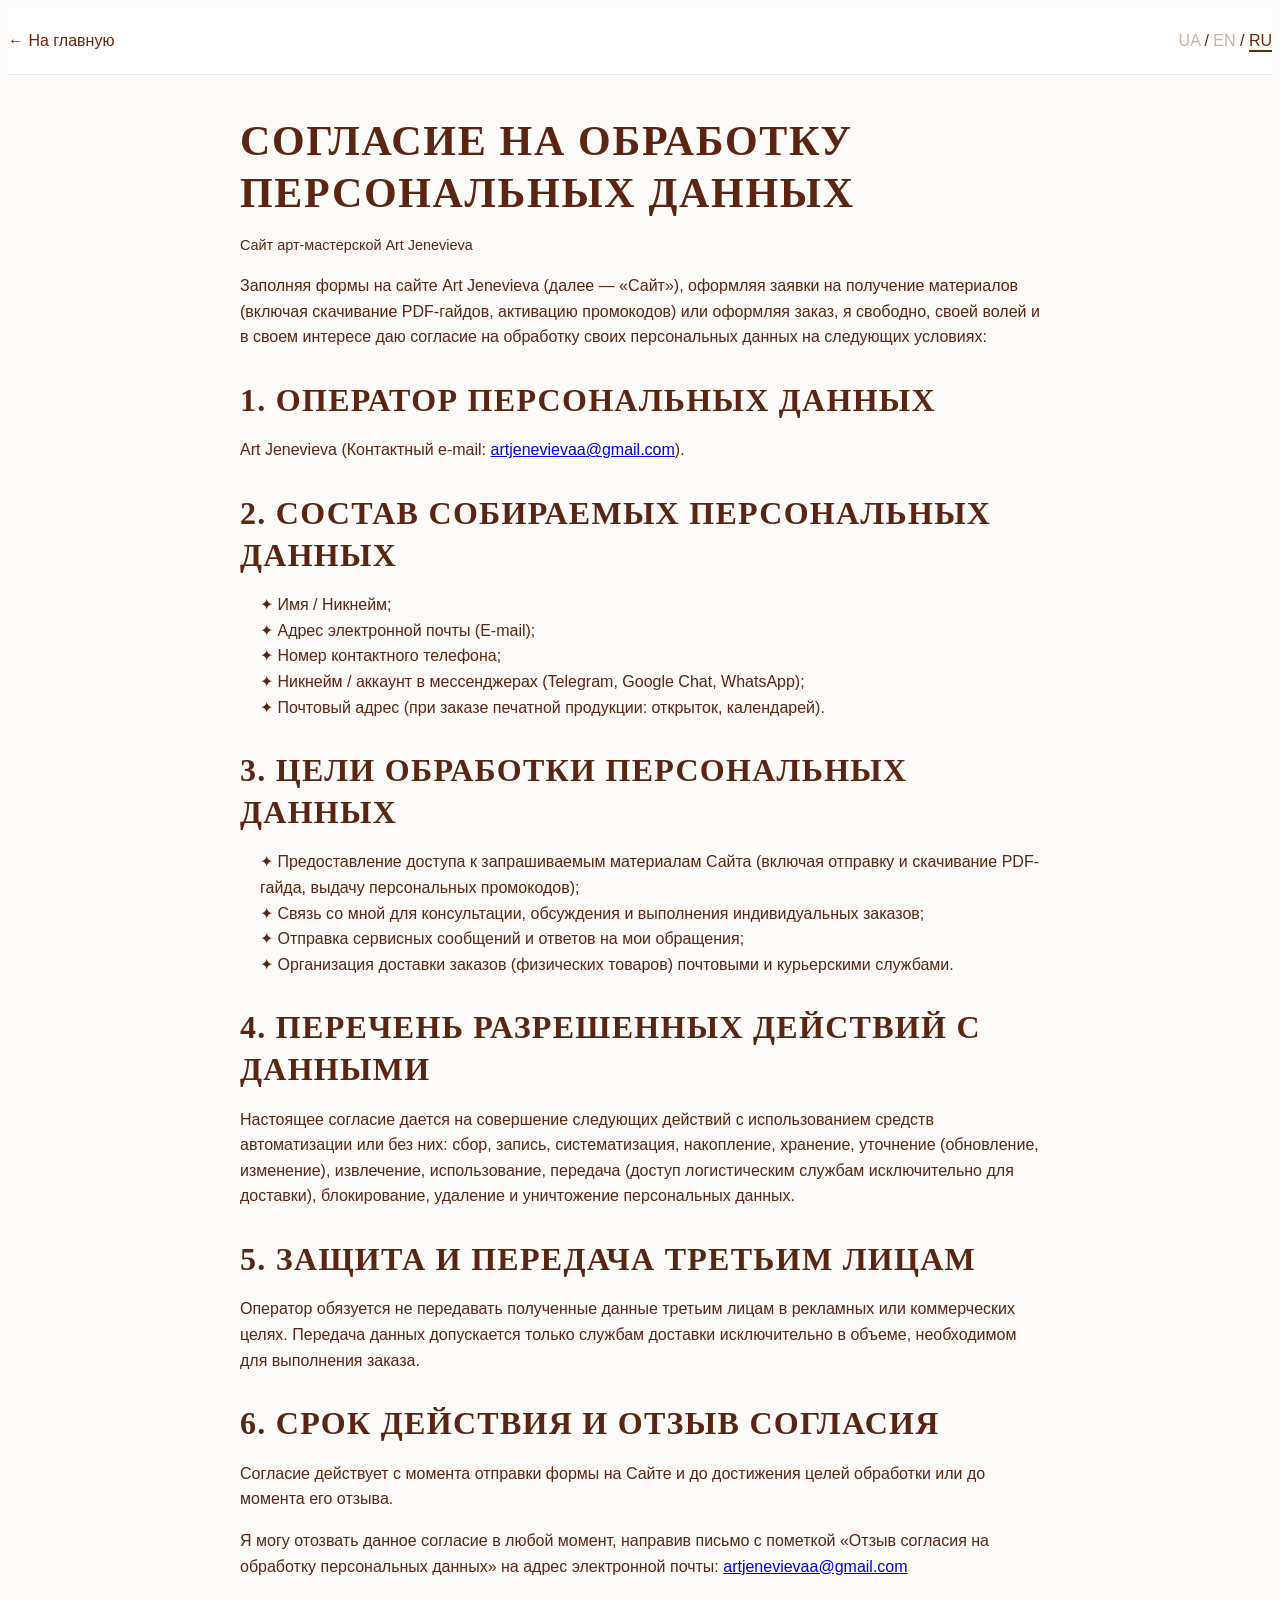
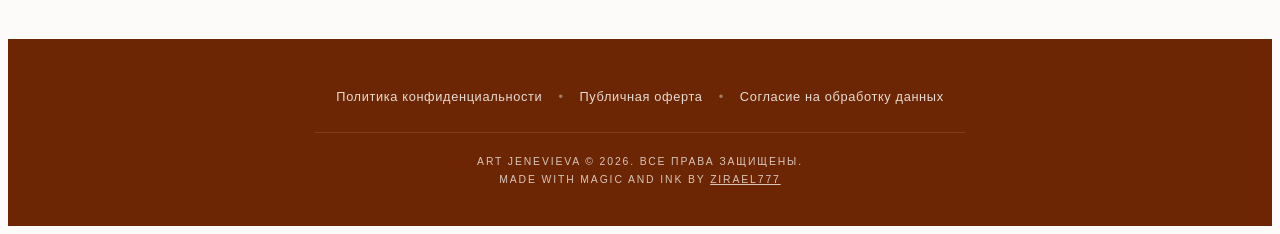
<file: legal/consent.html>
<!DOCTYPE html>
<html lang="ru">
<head>
    <meta charset="UTF-8">
    <meta name="viewport" content="width=device-width, initial-scale=1.0">
    <title>Согласие на обработку персональных данных — Art Jenevieva</title>
    <link rel="stylesheet" href="../style.css">
    <link rel="icon" type="image/x-icon" href="../assets/images/brand/favicon.ico">
</head>
<body class="legal-page">

    <header class="legal-header">
        <div class="legal-nav">
            <a href="../index.html" class="back-link">
                <span data-lang="ru">← На главную</span>
                <span data-lang="ua">← На головну</span>
                <span data-lang="en">← Back to Home</span>
            </a>

            <!-- Переключатель языков -->
            <div class="flex space-x-2 pl-4 uppercase font-bold text-xs tracking-wider text-[#6c2603]">
                <span id="btn-ua" class="lang-switch" onclick="setLanguage('ua')">UA</span>
                <span class="opacity-30">/</span>
                <span id="btn-en" class="lang-switch" onclick="setLanguage('en')">EN</span>
                <span class="opacity-30">/</span>
                <span id="btn-ru" class="lang-switch active" onclick="setLanguage('ru')">RU</span>
            </div>
        </div>
    </header>

    <main class="legal-content">

        <!-- ================= РУССКАЯ ВЕРСИЯ ================= -->
        <article data-lang="ru">
            <h1>Согласие на обработку персональных данных</h1>
            <p class="effective-date">Сайт арт-мастерской Art Jenevieva</p>

            <p class="intro-text">
                Заполняя формы на сайте Art Jenevieva (далее — «Сайт»), оформляя заявки на получение материалов (включая скачивание PDF-гайдов, активацию промокодов) или оформляя заказ, я свободно, своей волей и в своем интересе даю согласие на обработку своих персональных данных на следующих условиях:
            </p>

            <section>
                <h2>1. Оператор персональных данных</h2>
                <p>Art Jenevieva (Контактный e-mail: <a href="mailto:artjenevievaa@gmail.com">artjenevievaa@gmail.com</a>).</p>
            </section>

            <section>
                <h2>2. Состав собираемых персональных данных</h2>
                <ul class="space-y-2 mt-3">
                    <li class="flex items-start gap-2">
                        <span class="shrink-0 text-[#6c2603]">✦</span>
                        <span>Имя / Никнейм;</span>
                    </li>
                    <li class="flex items-start gap-2">
                        <span class="shrink-0 text-[#6c2603]">✦</span>
                        <span>Адрес электронной почты (E-mail);</span>
                    </li>
                    <li class="flex items-start gap-2">
                        <span class="shrink-0 text-[#6c2603]">✦</span>
                        <span>Номер контактного телефона;</span>
                    </li>
                    <li class="flex items-start gap-2">
                        <span class="shrink-0 text-[#6c2603]">✦</span>
                        <span>Никнейм / аккаунт в мессенджерах (Telegram, Google Chat, WhatsApp);</span>
                    </li>
                    <li class="flex items-start gap-2">
                        <span class="shrink-0 text-[#6c2603]">✦</span>
                        <span>Почтовый адрес (при заказе печатной продукции: открыток, календарей).</span>
                    </li>
                </ul>
            </section>

            <section>
                <h2>3. Цели обработки персональных данных</h2>
                <ul class="space-y-2 mt-3">
                    <li class="flex items-start gap-2">
                        <span class="shrink-0 text-[#6c2603]">✦</span>
                        <span>Предоставление доступа к запрашиваемым материалам Сайта (включая отправку и скачивание PDF-гайда, выдачу персональных промокодов);</span>
                    </li>
                    <li class="flex items-start gap-2">
                        <span class="shrink-0 text-[#6c2603]">✦</span>
                        <span>Связь со мной для консультации, обсуждения и выполнения индивидуальных заказов;</span>
                    </li>
                    <li class="flex items-start gap-2">
                        <span class="shrink-0 text-[#6c2603]">✦</span>
                        <span>Отправка сервисных сообщений и ответов на мои обращения;</span>
                    </li>
                    <li class="flex items-start gap-2">
                        <span class="shrink-0 text-[#6c2603]">✦</span>
                        <span>Организация доставки заказов (физических товаров) почтовыми и курьерскими службами.</span>
                    </li>
                </ul>
            </section>

            <section>
                <h2>4. Перечень разрешенных действий с данными</h2>
                <p>Настоящее согласие дается на совершение следующих действий с использованием средств автоматизации или без них: сбор, запись, систематизация, накопление, хранение, уточнение (обновление, изменение), извлечение, использование, передача (доступ логистическим службам исключительно для доставки), блокирование, удаление и уничтожение персональных данных.</p>
            </section>

            <section>
                <h2>5. Защита и передача третьим лицам</h2>
                <p>Оператор обязуется не передавать полученные данные третьим лицам в рекламных или коммерческих целях. Передача данных допускается только службам доставки исключительно в объеме, необходимом для выполнения заказа.</p>
            </section>

            <section>
                <h2>6. Срок действия и отзыв согласия</h2>
                <p>Согласие действует с момента отправки формы на Сайте и до достижения целей обработки или до момента его отзыва.</p>
                <p>Я могу отозвать данное согласие в любой момент, направив письмо с пометкой «Отзыв согласия на обработку персональных данных» на адрес электронной почты: <a href="mailto:artjenevievaa@gmail.com">artjenevievaa@gmail.com</a></p>
            </section>
        </article>

        <!-- ================= УКРАИНСКАЯ ВЕРСИЯ ================= -->
        <article data-lang="ua">
            <h1>Згода на обробку персональних даних</h1>
            <p class="effective-date">Сайт арт-майстерні Art Jenevieva</p>

            <p class="intro-text">
                Заповнюючи форми на сайті Art Jenevieva (далі — «Сайт»), оформлюючи заявки на отримання матеріалів (включаючи завантаження PDF-гайдів, активацію промокодів) або оформлюючи замовлення, я вільно, своєю волею та у своєму інтересі надаю згоду на обробку своїх персональних даних на наступних умовах:
            </p>

            <section>
                <h2>1. Оператор персональних даних</h2>
                <p>Art Jenevieva (Контактний e-mail: <a href="mailto:artjenevievaa@gmail.com">artjenevievaa@gmail.com</a>).</p>
            </section>

            <section>
                <h2>2. Склад персональних даних, що збираються</h2>
                <ul class="space-y-2 mt-3">
                    <li class="flex items-start gap-2">
                        <span class="shrink-0 text-[#6c2603]">✦</span>
                        <span>Ім'я / Нікнейм;</span>
                    </li>
                    <li class="flex items-start gap-2">
                        <span class="shrink-0 text-[#6c2603]">✦</span>
                        <span>Адреса електронної пошти (E-mail);</span>
                    </li>
                    <li class="flex items-start gap-2">
                        <span class="shrink-0 text-[#6c2603]">✦</span>
                        <span>Номер контактного телефону;</span>
                    </li>
                    <li class="flex items-start gap-2">
                        <span class="shrink-0 text-[#6c2603]">✦</span>
                        <span>Нікнейм / акаунт у месенджерах (Telegram, Google Chat, WhatsApp);</span>
                    </li>
                    <li class="flex items-start gap-2">
                        <span class="shrink-0 text-[#6c2603]">✦</span>
                        <span>Поштова адреса (при замовленні друкованої продукції: листівок, календарів).</span>
                    </li>
                </ul>
            </section>

            <section>
                <h2>3. Цілі обробки персональних даних</h2>
                <ul class="space-y-2 mt-3">
                    <li class="flex items-start gap-2">
                        <span class="shrink-0 text-[#6c2603]">✦</span>
                        <span>Надання доступу до запитуваних матеріалів Сайту (включаючи надсилання та завантаження PDF-гайду, видачу персональних промокодів);</span>
                    </li>
                    <li class="flex items-start gap-2">
                        <span class="shrink-0 text-[#6c2603]">✦</span>
                        <span>Зв'язок зі мною для консультації, обговорення та виконання індивідуальних замовлень;</span>
                    </li>
                    <li class="flex items-start gap-2">
                        <span class="shrink-0 text-[#6c2603]">✦</span>
                        <span>Надсилання сервісних повідомлень та відповідей на мої звернення;</span>
                    </li>
                    <li class="flex items-start gap-2">
                        <span class="shrink-0 text-[#6c2603]">✦</span>
                        <span>Організація доставки замовлень (фізичних товарів) поштовими та кур'єрськими службами.</span>
                    </li>
                </ul>
            </section>

            <section>
                <h2>4. Перелік дозволених дій з даними</h2>
                <p>Ця згода надається на здійснення наступних дій з використанням засобів автоматизації або без них: збирання, запис, систематизація, накопичення, зберігання, уточнення (оновлення, зміна), вилучення, використання, передача (доступ логістичним службам виключно для доставки), блокування, видалення та знищення персональних даних.</p>
            </section>

            <section>
                <h2>5. Захист та передача третім особам</h2>
                <p>Оператор зобов'язується не передавати отримані дані третім особам у рекламних або комерційних цілях. Передача даних допускається лише службам доставки виключно в обсязі, необхідному для виконання замовлення.</p>
            </section>

            <section>
                <h2>6. Термін дії та відкликання згоди</h2>
                <p>Згода діє з моменту відправлення форми на Сайті та до досягнення цілей обробки або до моменту її відкликання.</p>
                <p>Я можу відкликати цю згоду в будь-який момент, надіславши лист з позначкою «Відкликання згоди на обробку персональних даних» на адресу електронної пошти: <a href="mailto:artjenevievaa@gmail.com">artjenevievaa@gmail.com</a></p>
            </section>
        </article>

        <!-- ================= АНГЛИЙСКАЯ ВЕРСИЯ ================= -->
        <article data-lang="en">
            <h1>Consent to Personal Data Processing</h1>
            <p class="effective-date">Website of the Art Jenevieva art studio</p>

            <p class="intro-text">
                By filling out forms on the Art Jenevieva website (hereinafter referred to as the "Website"), submitting requests for materials (including downloading PDF guides, activating promo codes), or placing an order, I freely, of my own will and in my own interest, consent to the processing of my personal data under the following conditions:
            </p>

            <section>
                <h2>1. Personal Data Controller</h2>
                <p>Art Jenevieva (Contact email: <a href="mailto:artjenevievaa@gmail.com">artjenevievaa@gmail.com</a>).</p>
            </section>

            <section>
                <h2>2. Scope of Collected Personal Data</h2>
                <ul class="space-y-2 mt-3">
                    <li class="flex items-start gap-2">
                        <span class="shrink-0 text-[#6c2603]">✦</span>
                        <span>Name / Nickname;</span>
                    </li>
                    <li class="flex items-start gap-2">
                        <span class="shrink-0 text-[#6c2603]">✦</span>
                        <span>Email address;</span>
                    </li>
                    <li class="flex items-start gap-2">
                        <span class="shrink-0 text-[#6c2603]">✦</span>
                        <span>Contact phone number;</span>
                    </li>
                    <li class="flex items-start gap-2">
                        <span class="shrink-0 text-[#6c2603]">✦</span>
                        <span>Messenger nickname / account (Telegram, Google Chat, WhatsApp);</span>
                    </li>
                    <li class="flex items-start gap-2">
                        <span class="shrink-0 text-[#6c2603]">✦</span>
                        <span>Postal address (when ordering printed products: postcards, calendars).</span>
                    </li>
                </ul>
            </section>

            <section>
                <h2>3. Purposes of Personal Data Processing</h2>
                <ul class="space-y-2 mt-3">
                    <li class="flex items-start gap-2">
                        <span class="shrink-0 text-[#6c2603]">✦</span>
                        <span>Providing access to requested Website materials (including sending and downloading the PDF guide, issuing personal promo codes);</span>
                    </li>
                    <li class="flex items-start gap-2">
                        <span class="shrink-0 text-[#6c2603]">✦</span>
                        <span>Contacting me for consultation, discussion, and execution of custom orders;</span>
                    </li>
                    <li class="flex items-start gap-2">
                        <span class="shrink-0 text-[#6c2603]">✦</span>
                        <span>Sending service messages and responses to my inquiries;</span>
                    </li>
                    <li class="flex items-start gap-2">
                        <span class="shrink-0 text-[#6c2603]">✦</span>
                        <span>Organizing delivery of orders (physical products) via postal and courier services.</span>
                    </li>
                </ul>
            </section>

            <section>
                <h2>4. List of Permitted Actions with Data</h2>
                <p>This consent covers the following actions with or without automated tools: collection, recording, systematization, accumulation, storage, clarification (updating, modification), extraction, use, transfer (access to logistics services solely for delivery), blocking, deletion, and destruction of personal data.</p>
            </section>

            <section>
                <h2>5. Protection and Third-Party Transfer</h2>
                <p>The Controller undertakes not to transfer the received data to third parties for advertising or commercial purposes. Data transfer is allowed only to delivery services, strictly to the extent necessary to fulfill the order.</p>
            </section>

            <section>
                <h2>6. Term of Validity and Revocation</h2>
                <p>This consent is valid from the moment the form is submitted on the Website until the processing purposes are achieved or until it is revoked.</p>
                <p>I may revoke this consent at any time by sending an email marked "Revocation of consent to personal data processing" to: <a href="mailto:artjenevievaa@gmail.com">artjenevievaa@gmail.com</a></p>
            </section>
        </article>

    </main>

    <footer>
        <!-- Юридические ссылки -->
        <div class="footer-links">
            <a href="privacy.html">
                <span data-lang="ru">Политика конфиденциальности</span>
                <span data-lang="en">Privacy Policy</span>
                <span data-lang="ua">Політика конфіденційності</span>
            </a>
            <span class="dot-divider">•</span>
            <a href="oferta.html">
                <span data-lang="ru">Публичная оферта</span>
                <span data-lang="en">Terms of Service</span>
                <span data-lang="ua">Публічна оферта</span>
            </a>
            <span class="dot-divider">•</span>
            <a href="consent.html">
                <span data-lang="ru">Согласие на обработку данных</span>
                <span data-lang="en">Data Consent</span>
                <span data-lang="ua">Згода на обробку даних</span>
            </a>
        </div>

        <!-- Копирайт и подпись -->
        <div class="footer-copy">
            <p>Art Jenevieva © <span id="year">2026</span>. 
                <span data-lang="ru">Все права защищены.</span>
                <span data-lang="en">All rights reserved.</span>
                <span data-lang="ua">Усі права захищені.</span>
            </p>
            <p>MADE WITH MAGIC AND INK BY <a href="https://t.me/zirael777" target="_blank" rel="noopener noreferrer">Zirael777</a></p>
        </div>
    </footer>

    <script src="../script.js"></script>
</body>
</html>
</file>
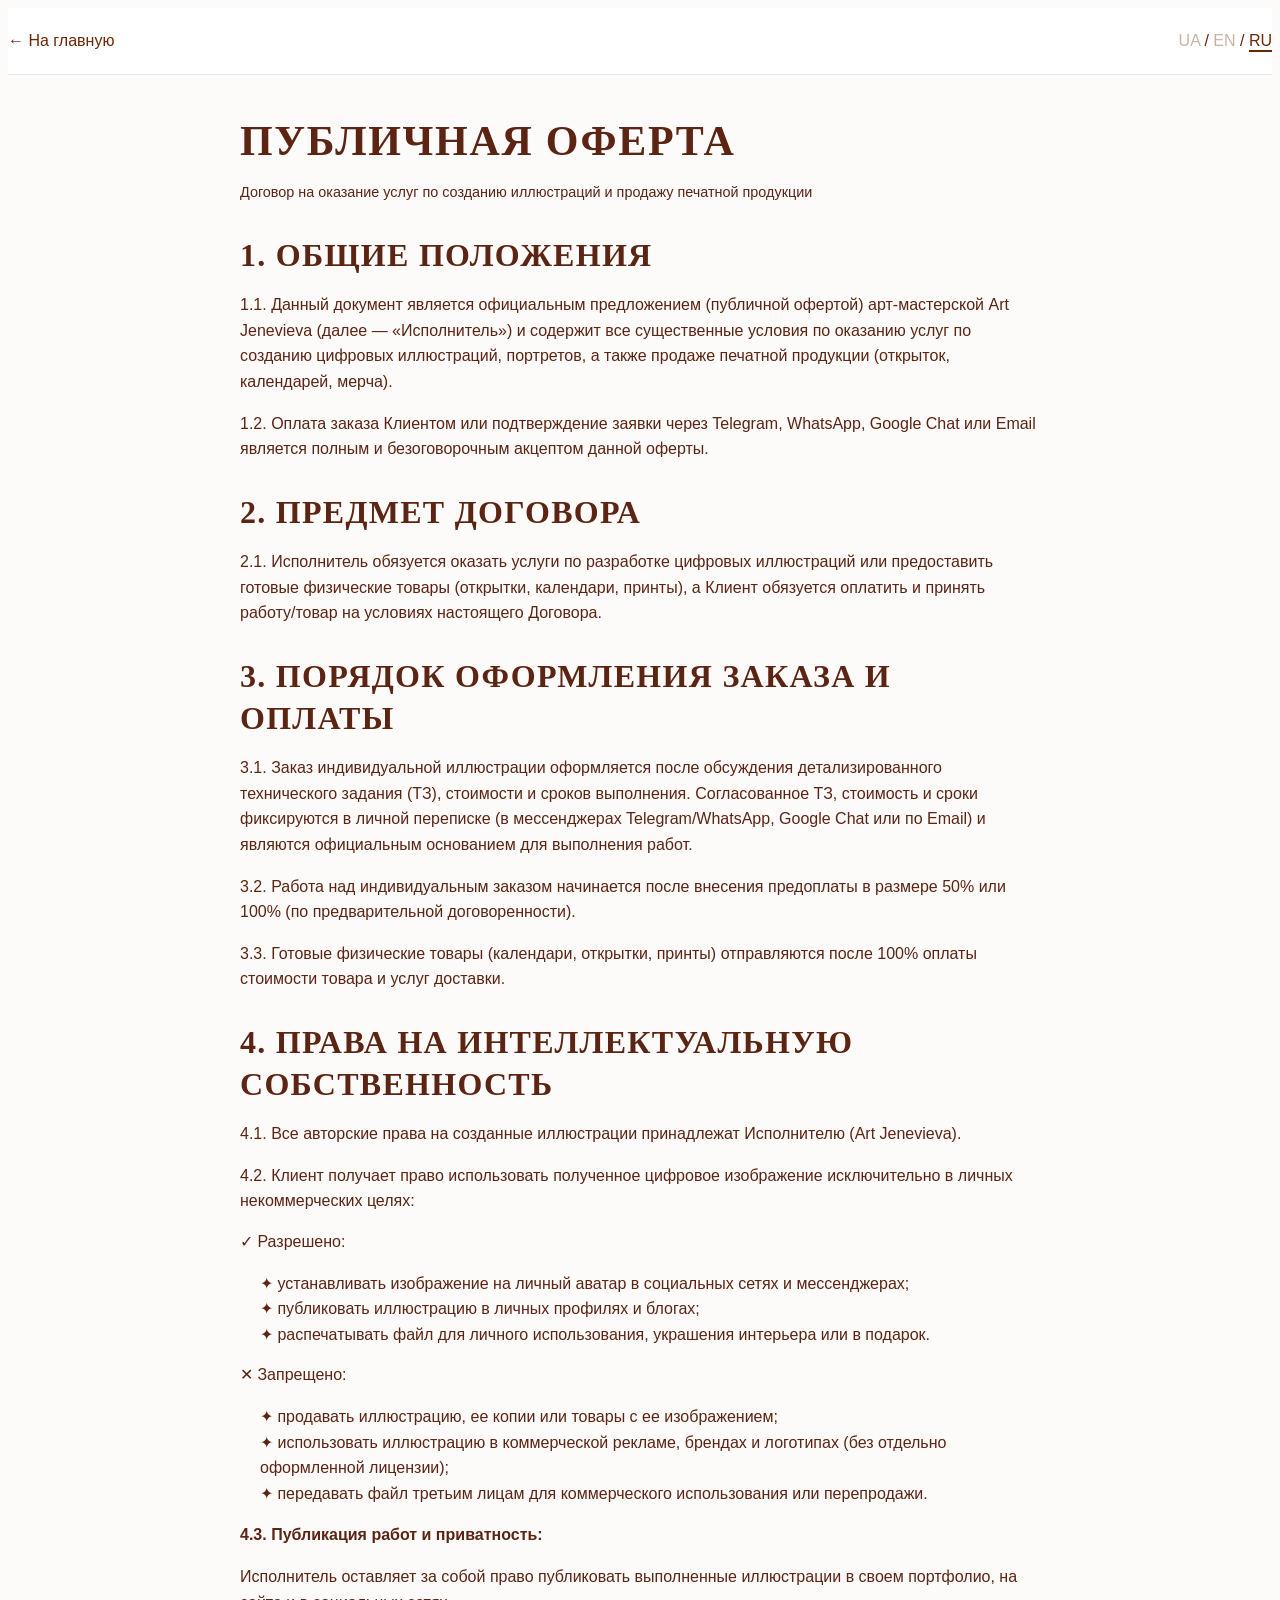
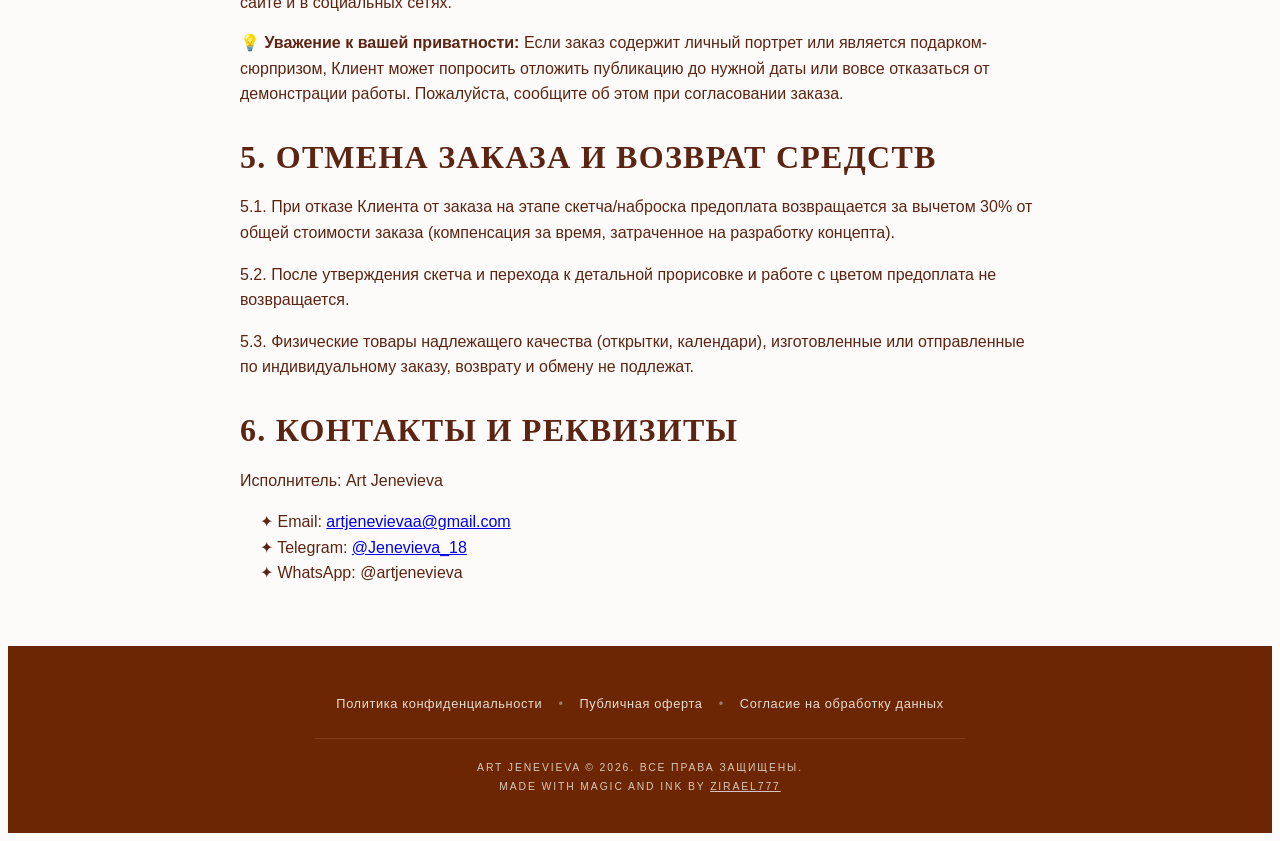
<file: legal/oferta.html>
<!DOCTYPE html>
<html lang="ru">
<head>
    <meta charset="UTF-8">
    <meta name="viewport" content="width=device-width, initial-scale=1.0">
    <title>Публичная оферта — Art Jenevieva</title>
    <link rel="stylesheet" href="../style.css">
    <link rel="icon" type="image/x-icon" href="../assets/images/brand/favicon.ico">
</head>
<body class="legal-page">

    <header class="legal-header">
        <div class="legal-nav">
            <a href="../index.html" class="back-link">
                <span data-lang="ru">← На главную</span>
                <span data-lang="ua">← На головну</span>
                <span data-lang="en">← Back to Home</span>
            </a>

            <!-- Переключатель языков -->
            <div class="flex space-x-2 pl-4 uppercase font-bold text-xs tracking-wider text-[#6c2603]">
                <span id="btn-ua" class="lang-switch" onclick="setLanguage('ua')">UA</span>
                <span class="opacity-30">/</span>
                <span id="btn-en" class="lang-switch" onclick="setLanguage('en')">EN</span>
                <span class="opacity-30">/</span>
                <span id="btn-ru" class="lang-switch active" onclick="setLanguage('ru')">RU</span>
            </div>
        </div>
    </header>

    <main class="legal-content">

        <!-- ================= РУССКАЯ ВЕРСИЯ ================= -->
        <article data-lang="ru">
            <h1>Публичная оферта</h1>
            <p class="effective-date">Договор на оказание услуг по созданию иллюстраций и продажу печатной продукции</p>

            <section>
                <h2>1. Общие положения</h2>
                <p>1.1. Данный документ является официальным предложением (публичной офертой) арт-мастерской Art Jenevieva (далее — «Исполнитель») и содержит все существенные условия по оказанию услуг по созданию цифровых иллюстраций, портретов, а также продаже печатной продукции (открыток, календарей, мерча).</p>
                <p>1.2. Оплата заказа Клиентом или подтверждение заявки через Telegram, WhatsApp, Google Chat или Email является полным и безоговорочным акцептом данной оферты.</p>
            </section>

            <section>
                <h2>2. Предмет договора</h2>
                <p>2.1. Исполнитель обязуется оказать услуги по разработке цифровых иллюстраций или предоставить готовые физические товары (открытки, календари, принты), а Клиент обязуется оплатить и принять работу/товар на условиях настоящего Договора.</p>
            </section>

            <section>
                <h2>3. Порядок оформления заказа и оплаты</h2>
                <p>3.1. Заказ индивидуальной иллюстрации оформляется после обсуждения детализированного технического задания (ТЗ), стоимости и сроков выполнения. Согласованное ТЗ, стоимость и сроки фиксируются в личной переписке (в мессенджерах Telegram/WhatsApp, Google Chat или по Email) и являются официальным основанием для выполнения работ.</p>
                <p>3.2. Работа над индивидуальным заказом начинается после внесения предоплаты в размере 50% или 100% (по предварительной договоренности).</p>
                <p>3.3. Готовые физические товары (календари, открытки, принты) отправляются после 100% оплаты стоимости товара и услуг доставки.</p>
            </section>

            <section>
                <h2>4. Права на интеллектуальную собственность</h2>
                <p>4.1. Все авторские права на созданные иллюстрации принадлежат Исполнителю (Art Jenevieva).</p>
                <p>4.2. Клиент получает право использовать полученное цифровое изображение исключительно в личных некоммерческих целях:</p>
                
                <div class="rights-block">
                    <div class="allowed-block">
                        <span class="status-title allowed">✓ Разрешено:</span>
                        <ul class="space-y-2 mt-3">
                            <li class="flex items-start gap-2">
                                <span class="shrink-0 text-[#6c2603]">✦</span>
                                <span>устанавливать изображение на личный аватар в социальных сетях и мессенджерах;</span>
                            </li>
                            <li class="flex items-start gap-2">
                                <span class="shrink-0 text-[#6c2603]">✦</span>
                                <span>публиковать иллюстрацию в личных профилях и блогах;</span>
                            </li>
                            <li class="flex items-start gap-2">
                                <span class="shrink-0 text-[#6c2603]">✦</span>
                                <span>распечатывать файл для личного использования, украшения интерьера или в подарок.</span>
                            </li>
                        </ul>
                    </div>

                    <div class="prohibited-block">
                        <span class="status-title prohibited">✕ Запрещено:</span>
                        <ul class="space-y-2 mt-3">
                            <li class="flex items-start gap-2">
                                <span class="shrink-0 text-[#6c2603]">✦</span>
                                <span>продавать иллюстрацию, ее копии или товары с ее изображением;</span>
                            </li>
                            <li class="flex items-start gap-2">
                                <span class="shrink-0 text-[#6c2603]">✦</span>
                                <span>использовать иллюстрацию в коммерческой рекламе, брендах и логотипах (без отдельно оформленной лицензии);</span>
                            </li>
                            <li class="flex items-start gap-2">
                                <span class="shrink-0 text-[#6c2603]">✦</span>
                                <span>передавать файл третьим лицам для коммерческого использования или перепродажи.</span>
                            </li>
                        </ul>
                    </div>
                </div>

                <p><strong>4.3. Публикация работ и приватность:</strong></p>
                <p>Исполнитель оставляет за собой право публиковать выполненные иллюстрации в своем портфолио, на сайте и в социальных сетях.</p>
                
                <div class="legal-note">
                    💡 <strong>Уважение к вашей приватности:</strong> Если заказ содержит личный портрет или является подарком-сюрпризом, Клиент может попросить отложить публикацию до нужной даты или вовсе отказаться от демонстрации работы. Пожалуйста, сообщите об этом при согласовании заказа.
                </div>
            </section>

            <section>
                <h2>5. Отмена заказа и возврат средств</h2>
                <p>5.1. При отказе Клиента от заказа на этапе скетча/наброска предоплата возвращается за вычетом 30% от общей стоимости заказа (компенсация за время, затраченное на разработку концепта).</p>
                <p>5.2. После утверждения скетча и перехода к детальной прорисовке и работе с цветом предоплата не возвращается.</p>
                <p>5.3. Физические товары надлежащего качества (открытки, календари), изготовленные или отправленные по индивидуальному заказу, возврату и обмену не подлежат.</p>
            </section>

            <section>
                <h2>6. Контакты и реквизиты</h2>
                <p>Исполнитель: Art Jenevieva</p>
                <ul class="space-y-2 mt-3">
                    <li class="flex items-center gap-2">
                        <span class="shrink-0 text-[#6c2603]">✦</span>
                        <span>Email: <a href="mailto:artjenevievaa@gmail.com">artjenevievaa@gmail.com</a></span>
                    </li>
                    <li class="flex items-center gap-2">
                        <span class="shrink-0 text-[#6c2603]">✦</span>
                        <span>Telegram: <a href="https://t.me/Jenevieva_18" target="_blank" rel="noopener noreferrer">@Jenevieva_18</a></span>
                    </li>
                    <li class="flex items-center gap-2">
                        <span class="shrink-0 text-[#6c2603]">✦</span>
                        <span>WhatsApp: <span>@artjenevieva</span></span>
                    </li>
                </ul>
            </section>
        </article>

        <!-- ================= УКРАИНСКАЯ ВЕРСИЯ ================= -->
        <article data-lang="ua">
            <h1>Публічна оферта</h1>
            <p class="effective-date">Договір про надання послуг зі створення ілюстрацій та продаж друкованої продукції</p>

            <section>
                <h2>1. Загальні положення</h2>
                <p>1.1. Цей документ є офіційною пропозицією (публічною офертою) арт-майстерні Art Jenevieva (далі — «Виконавець») і містить усі істотні умови щодо надання послуг зі створення цифрових ілюстрацій, портретів, а також продажу друкованої продукції (листівок, календарів, мерчу).</p>
                <p>1.2. Оплата замовлення Клієнтом або підтвердження заявки через Telegram, WhatsApp, Google Chat або Email є повним і беззастережним акцептом цієї оферти.</p>
            </section>

            <section>
                <h2>2. Предмет договору</h2>
                <p>2.1. Виконавець зобов'язується надати послуги з розробки цифрових ілюстрацій або надати готові фізичні товари (листівки, календарі, принти), а Клієнт зобов'язується оплатити та прийняти роботу/товар на умовах цього Договору.</p>
            </section>

            <section>
                <h2>3. Порядок оформления замовлення та оплати</h2>
                <p>3.1. Замовлення індивідуальної ілюстрації оформляється після обговорення деталізованого технічного завдання (ТЗ), вартості та термінів виконання. Узгоджене ТЗ, вартість і терміни фіксуються в особистому листуванні (у месенджерах Telegram/WhatsApp, Google Chat або по Email) і є офіційною підставою для виконання робіт.</p>
                <p>3.2. Робота над індивідуальним замовленням починається після внесення передоплати у розмірі 50% або 100% (за попередньою домовленістю).</p>
                <p>3.3. Готові фізичні товари (календарі, листівки, принти) відправляються після 100% оплати вартості товару та послуг доставки.</p>
            </section>

            <section>
                <h2>4. Права на інтелектуальну власність</h2>
                <p>4.1. Усі авторські права на створені ілюстрації належать Виконавцю (Art Jenevieva).</p>
                <p>4.2. Клієнт отримує право використовувати отримане цифрове зображення виключно в особистих некомерційних цілях:</p>
                
                <div class="rights-block">
                    <div class="allowed-block">
                        <span class="status-title allowed">✓ Дозволено:</span>
                        <ul class="space-y-2 mt-3">
                            <li class="flex items-start gap-2">
                                <span class="shrink-0 text-[#6c2603]">✦</span>
                                <span>встановлювати зображення на особистий аватар у соціальних мережах та месенджерах;</span>
                            </li>
                            <li class="flex items-start gap-2">
                                <span class="shrink-0 text-[#6c2603]">✦</span>
                                <span>публікувати ілюстрацію в особистих профілях та блогах;</span>
                            </li>
                            <li class="flex items-start gap-2">
                                <span class="shrink-0 text-[#6c2603]">✦</span>
                                <span>роздруковувати файл для особистого використання, прикраси інтер'єру або в подарунок.</span>
                            </li>
                        </ul>
                    </div>

                    <div class="prohibited-block">
                        <span class="status-title prohibited">✕ Заборонено:</span>
                        <ul class="space-y-2 mt-3">
                            <li class="flex items-start gap-2">
                                <span class="shrink-0 text-[#6c2603]">✦</span>
                                <span>продавати ілюстрацію, її копії або товари з її зображенням;</span>
                            </li>
                            <li class="flex items-start gap-2">
                                <span class="shrink-0 text-[#6c2603]">✦</span>
                                <span>використовувати ілюстрацію в комерційній рекламі, брендах та логотипах (без окремо оформленої ліцензії);</span>
                            </li>
                            <li class="flex items-start gap-2">
                                <span class="shrink-0 text-[#6c2603]">✦</span>
                                <span>передавати файл третім особам для комерційного використання або перепродажу.</span>
                            </li>
                        </ul>
                    </div>
                </div>

                <p><strong>4.3. Публікація робіт та приватність:</strong></p>
                <p>Виконавець залишає за собою право публікувати виконані ілюстрації у своєму портфоліо, на сайті та в соціальних мережах.</p>
                
                <div class="legal-note">
                    💡 <strong>Повага до вашої приватності:</strong> Якщо замовлення містить особистий портрет або є подарунком-сюрпризом, Клієнт може попросити відкласти публікацію до потрібної дати або зовсім відмовитися від демонстрації роботи. Будь ласка, повідомте про це під час узгодження замовлення.
                </div>
            </section>

            <section>
                <h2>5. Скасування замовлення та повернення коштів</h2>
                <p>5.1. У разі відмови Клієнта від замовлення на етапі скетчу/начерку передоплата повертається за вирахуванням 30% від загальної вартості замовлення (компенсація за час, витрачений на розробку концепту).</p>
                <p>5.2. Після затвердження скетчу та переходу до детального промальовування і роботи з кольором передоплата не повертається.</p>
                <p>5.3. Фізичні товари належної якості (листівки, календарі), виготовлені або відправлені за індивідуальним замовленням, поверненню та обміну не підлягають.</p>
            </section>

            <section>
                <h2>6. Контакти та реквізити</h2>
                <p>Виконавець: Art Jenevieva</p>
                <ul class="space-y-2 mt-3">
                    <li class="flex items-center gap-2">
                        <span class="shrink-0 text-[#6c2603]">✦</span>
                        <span>Email: <a href="mailto:artjenevievaa@gmail.com">artjenevievaa@gmail.com</a></span>
                    </li>
                    <li class="flex items-center gap-2">
                        <span class="shrink-0 text-[#6c2603]">✦</span>
                        <span>Telegram: <a href="https://t.me/Jenevieva_18" target="_blank" rel="noopener noreferrer">@Jenevieva_18</a></span>
                    </li>
                    <li class="flex items-center gap-2">
                        <span class="shrink-0 text-[#6c2603]">✦</span>
                        <span>WhatsApp: <span>@artjenevieva</span></span>
                    </li>
                </ul>
            </section>
        </article>

        <!-- ================= АНГЛИЙСКАЯ ВЕРСИЯ ================= -->
        <article data-lang="en">
            <h1>Public Offer</h1>
            <p class="effective-date">Agreement for the provision of illustration services and sale of printed products</p>

            <section>
                <h2>1. General Provisions</h2>
                <p>1.1. This document is an official offer (public offer) of the Art Jenevieva art studio (hereinafter referred to as the "Contractor") and contains all essential terms for providing services for creating digital illustrations, portraits, as well as selling printed products (postcards, calendars, merch).</p>
                <p>1.2. Payment of the order by the Client or confirmation of the application via Telegram, WhatsApp, Google Chat, or Email constitutes full and unconditional acceptance of this offer.</p>
            </section>

            <section>
                <h2>2. Subject of Agreement</h2>
                <p>2.1. The Contractor undertakes to provide services for the development of digital illustrations or provide finished physical goods (postcards, calendars, prints), and the Client undertakes to pay for and accept the work/goods under the terms of this Agreement.</p>
            </section>

            <section>
                <h2>3. Order Placement and Payment Procedure</h2>
                <p>3.1. An order for a custom illustration is processed after discussing a detailed technical assignment (TA), cost, and deadline. The agreed TA, cost, and deadline are fixed in personal correspondence (via Telegram/WhatsApp, Google Chat, or Email) and serve as an official basis for executing the work.</p>
                <p>3.2. Work on a custom order begins after an advance payment of 50% or 100% is made (by prior agreement).</p>
                <p>3.3. Finished physical goods (calendars, postcards, prints) are shipped after 100% payment for the goods and delivery services.</p>
            </section>

            <section>
                <h2>4. Intellectual Property Rights</h2>
                <p>4.1. All copyrights to the created illustrations belong to the Contractor (Art Jenevieva).</p>
                <p>4.2. The Client receives the right to use the provided digital image exclusively for personal, non-commercial purposes:</p>
                
                <div class="rights-block">
                    <div class="allowed-block">
                        <span class="status-title allowed">✓ Allowed:</span>
                        <ul class="space-y-2 mt-3">
                            <li class="flex items-start gap-2">
                                <span class="shrink-0 text-[#6c2603]">✦</span>
                                <span>set the image as a personal profile avatar in social networks and messengers;</span>
                            </li>
                            <li class="flex items-start gap-2">
                                <span class="shrink-0 text-[#6c2603]">✦</span>
                                <span>publish the illustration on personal profiles and blogs;</span>
                            </li>
                            <li class="flex items-start gap-2">
                                <span class="shrink-0 text-[#6c2603]">✦</span>
                                <span>print the file for personal use, interior decoration, or as a gift.</span>
                            </li>
                        </ul>
                    </div>

                    <div class="prohibited-block">
                        <span class="status-title prohibited">✕ Prohibited:</span>
                        <ul class="space-y-2 mt-3">
                            <li class="flex items-start gap-2">
                                <span class="shrink-0 text-[#6c2603]">✦</span>
                                <span>sell the illustration, its copies, or merchandise featuring it;</span>
                            </li>
                            <li class="flex items-start gap-2">
                                <span class="shrink-0 text-[#6c2603]">✦</span>
                                <span>use the illustration in commercial advertising, branding, and logos (without a separately issued license);</span>
                            </li>
                            <li class="flex items-start gap-2">
                                <span class="shrink-0 text-[#6c2603]">✦</span>
                                <span>transfer the file to third parties for commercial use or resale.</span>
                            </li>
                        </ul>
                    </div>
                </div>

                <p><strong>4.3. Publication of works and privacy:</strong></p>
                <p>The Contractor reserves the right to publish completed illustrations in their portfolio, on the website, and on social media.</p>
                
                <div class="legal-note">
                    💡 <strong>Respect for your privacy:</strong> If an order contains a personal portrait or is a surprise gift, the Client may request to delay publication until a specific date or decline public demonstration altogether. Please inform us about this when coordinating the order.
                </div>
            </section>

            <section>
                <h2>5. Order Cancellation and Refunds</h2>
                <p>5.1. If the Client cancels the order at the sketch/concept stage, the advance payment is refunded minus 30% of the total order cost (compensation for the time spent developing the concept).</p>
                <p>5.2. After the sketch is approved and work moves to detailed drawing and color, the advance payment is non-refundable.</p>
                <p>5.3. Physical goods of proper quality (postcards, calendars) produced or shipped for a custom order are non-returnable and non-exchangeable.</p>
            </section>

            <section>
                <h2>6. Contacts</h2>
                <p>Contractor: Art Jenevieva</p>
                <ul class="space-y-2 mt-3">
                    <li class="flex items-center gap-2">
                        <span class="shrink-0 text-[#6c2603]">✦</span>
                        <span>Email: <a href="mailto:artjenevievaa@gmail.com">artjenevievaa@gmail.com</a></span>
                    </li>
                    <li class="flex items-center gap-2">
                        <span class="shrink-0 text-[#6c2603]">✦</span>
                        <span>Telegram: <a href="https://t.me/Jenevieva_18" target="_blank" rel="noopener noreferrer">@Jenevieva_18</a></span>
                    </li>
                    <li class="flex items-center gap-2">
                        <span class="shrink-0 text-[#6c2603]">✦</span>
                        <span>WhatsApp: <span>@artjenevieva</span></span>
                    </li>
                </ul>
            </section>
        </article>

    </main>

    <footer>
        <!-- Юридические ссылки -->
        <div class="footer-links">
            <a href="privacy.html">
                <span data-lang="ru">Политика конфиденциальности</span>
                <span data-lang="en">Privacy Policy</span>
                <span data-lang="ua">Політика конфіденційності</span>
            </a>
            <span class="dot-divider">•</span>
            <a href="oferta.html">
                <span data-lang="ru">Публичная оферта</span>
                <span data-lang="en">Terms of Service</span>
                <span data-lang="ua">Публічна оферта</span>
            </a>
            <span class="dot-divider">•</span>
            <a href="consent.html">
                <span data-lang="ru">Согласие на обработку данных</span>
                <span data-lang="en">Data Consent</span>
                <span data-lang="ua">Згода на обробку даних</span>
            </a>
        </div>

        <!-- Копирайт и подпись -->
        <div class="footer-copy">
            <p>Art Jenevieva © <span id="year">2026</span>. 
                <span data-lang="ru">Все права защищены.</span>
                <span data-lang="en">All rights reserved.</span>
                <span data-lang="ua">Усі права захищені.</span>
            </p>
            <p>MADE WITH MAGIC AND INK BY <a href="https://t.me/zirael777" target="_blank" rel="noopener noreferrer">Zirael777</a></p>
        </div>
    </footer>

    <script src="../script.js"></script>
</body>
</html>
</file>
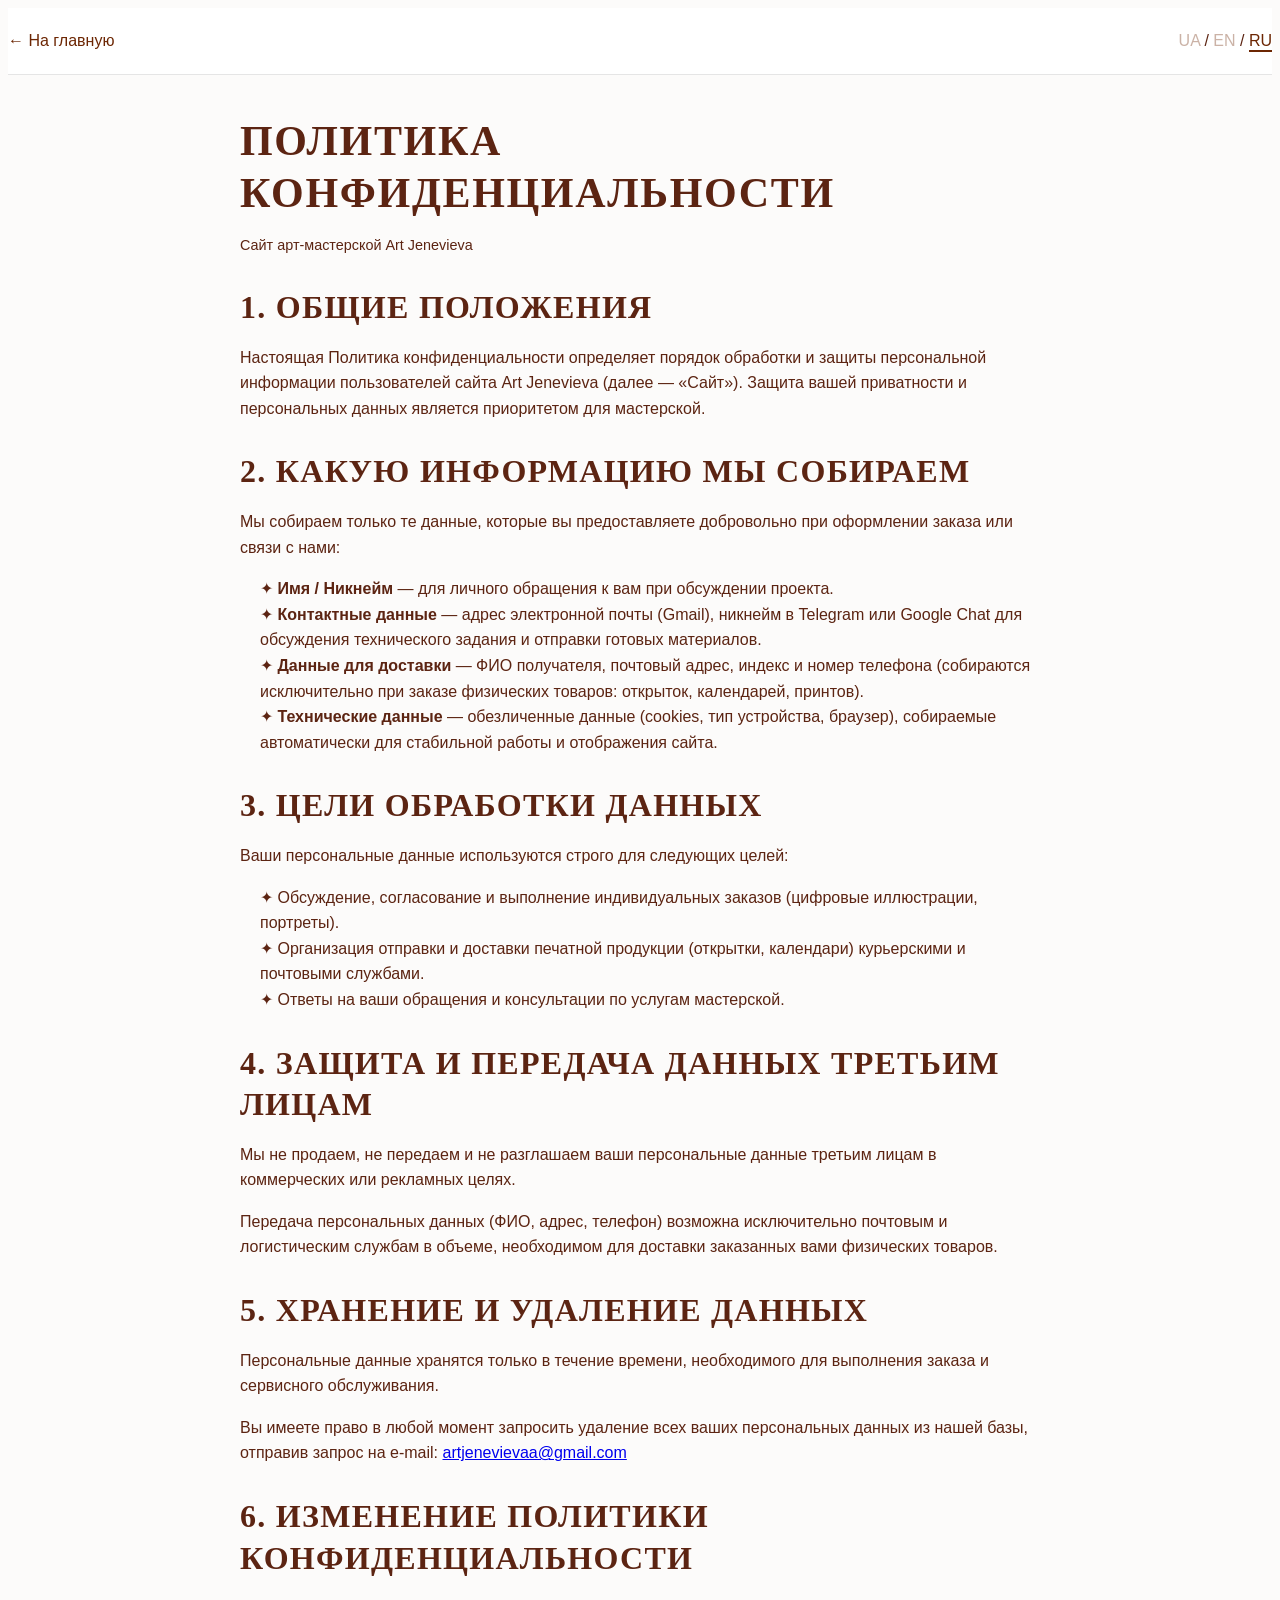
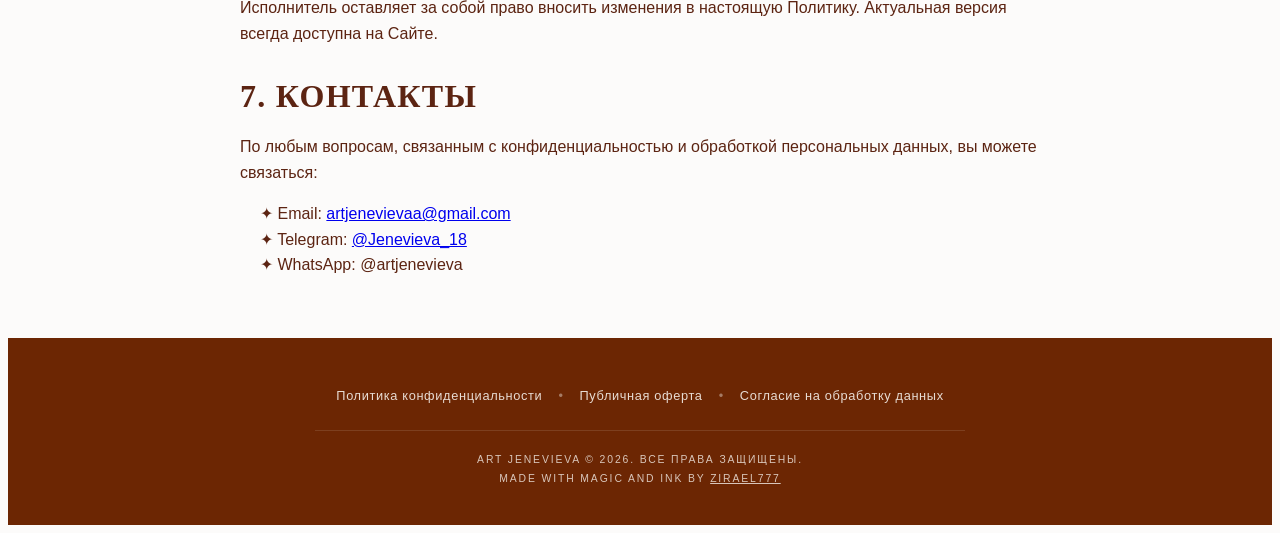
<file: legal/privacy.html>
<!DOCTYPE html>
<html lang="ru">
<head>
    <meta charset="UTF-8">
    <meta name="viewport" content="width=device-width, initial-scale=1.0">
    <title>Политика конфиденциальности — Мастерская Женевьевы</title>
    <link rel="stylesheet" href="../style.css">
    <link rel="icon" type="image/x-icon" href="../assets/images/brand/favicon.ico">
</head>
<body class="legal-page">

    <header class="legal-header">
        <div class="legal-nav">
            <a href="../index.html" class="back-link">
                <span data-lang="ru">← На главную</span>
                <span data-lang="ua">← На головну</span>
                <span data-lang="en">← Back to Home</span>
            </a>

            <!-- Переключатель языков -->
            <div class="flex space-x-2 pl-4 uppercase font-bold text-xs tracking-wider text-[#6c2603]">
                <span id="btn-ua" class="lang-switch" onclick="setLanguage('ua')">UA</span>
                <span class="opacity-30">/</span>
                <span id="btn-en" class="lang-switch" onclick="setLanguage('en')">EN</span>
                <span class="opacity-30">/</span>
                <span id="btn-ru" class="lang-switch active" onclick="setLanguage('ru')">RU</span>
            </div>
        </div>
    </header>

    <main class="legal-content">

        <!-- ================= РУССКАЯ ВЕРСИЯ ================= -->
        <article data-lang="ru">
            <h1>Политика конфиденциальности</h1>
            <p class="effective-date">Сайт арт-мастерской Art Jenevieva</p>

            <section>
                <h2>1. Общие положения</h2>
                <p>Настоящая Политика конфиденциальности определяет порядок обработки и защиты персональной информации пользователей сайта Art Jenevieva (далее — «Сайт»). Защита вашей приватности и персональных данных является приоритетом для мастерской.</p>
            </section>

            <section>
                <h2>2. Какую информацию мы собираем</h2>
                <p>Мы собираем только те данные, которые вы предоставляете добровольно при оформлении заказа или связи с нами:</p>
                <ul class="space-y-2 mt-3">
                    <li class="flex items-start gap-2">
                        <span class="shrink-0 text-[#6c2603]">✦</span>
                        <span><strong>Имя / Никнейм</strong> — для личного обращения к вам при обсуждении проекта.</span>
                    </li>
                    <li class="flex items-start gap-2">
                        <span class="shrink-0 text-[#6c2603]">✦</span>
                        <span><strong>Контактные данные</strong> — адрес электронной почты (Gmail), никнейм в Telegram или Google Chat для обсуждения технического задания и отправки готовых материалов.</span>
                    </li>
                    <li class="flex items-start gap-2">
                        <span class="shrink-0 text-[#6c2603]">✦</span>
                        <span><strong>Данные для доставки</strong> — ФИО получателя, почтовый адрес, индекс и номер телефона (собираются исключительно при заказе физических товаров: открыток, календарей, принтов).</span>
                    </li>
                    <li class="flex items-start gap-2">
                        <span class="shrink-0 text-[#6c2603]">✦</span>
                        <span><strong>Технические данные</strong> — обезличенные данные (cookies, тип устройства, браузер), собираемые автоматически для стабильной работы и отображения сайта.</span>
                    </li>
                </ul>
            </section>

            <section>
                <h2>3. Цели обработки данных</h2>
                <p>Ваши персональные данные используются строго для следующих целей:</p>
                <ul class="space-y-2 mt-3">
                    <li class="flex items-start gap-2">
                        <span class="shrink-0 text-[#6c2603]">✦</span>
                        <span>Обсуждение, согласование и выполнение индивидуальных заказов (цифровые иллюстрации, портреты).</span>
                    </li>
                    <li class="flex items-start gap-2">
                        <span class="shrink-0 text-[#6c2603]">✦</span>
                        <span>Организация отправки и доставки печатной продукции (открытки, календари) курьерскими и почтовыми службами.</span>
                    </li>
                    <li class="flex items-start gap-2">
                        <span class="shrink-0 text-[#6c2603]">✦</span>
                        <span>Ответы на ваши обращения и консультации по услугам мастерской.</span>
                    </li>
                </ul>
            </section>

            <section>
                <h2>4. Защита и передача данных третьим лицам</h2>
                <p>Мы не продаем, не передаем и не разглашаем ваши персональные данные третьим лицам в коммерческих или рекламных целях.</p>
                <p>Передача персональных данных (ФИО, адрес, телефон) возможна исключительно почтовым и логистическим службам в объеме, необходимом для доставки заказанных вами физических товаров.</p>
            </section>

            <section>
                <h2>5. Хранение и удаление данных</h2>
                <p>Персональные данные хранятся только в течение времени, необходимого для выполнения заказа и сервисного обслуживания.</p>
                <p>Вы имеете право в любой момент запросить удаление всех ваших персональных данных из нашей базы, отправив запрос на e-mail: <a href="mailto:artjenevievaa@gmail.com">artjenevievaa@gmail.com</a></p>
            </section>

            <section>
                <h2>6. Изменение политики конфиденциальности</h2>
                <p>Исполнитель оставляет за собой право вносить изменения в настоящую Политику. Актуальная версия всегда доступна на Сайте.</p>
            </section>

            <section>
                <h2>7. Контакты</h2>
                <p>По любым вопросам, связанным с конфиденциальностью и обработкой персональных данных, вы можете связаться:</p>
                <ul class="space-y-2 mt-3">
                    <li class="flex items-center gap-2">
                        <span class="shrink-0 text-[#6c2603]">✦</span>
                        <span>Email: <a href="mailto:artjenevievaa@gmail.com">artjenevievaa@gmail.com</a></span>
                    </li>
                    <li class="flex items-center gap-2">
                        <span class="shrink-0 text-[#6c2603]">✦</span>
                        <span>Telegram: <a href="https://t.me/Jenevieva_18" target="_blank" rel="noopener noreferrer">@Jenevieva_18</a></span>
                    </li>
                    <li class="flex items-center gap-2">
                        <span class="shrink-0 text-[#6c2603]">✦</span>
                        <span>WhatsApp: <span>@artjenevieva</span></span>
                    </li>
                </ul>
            </section>
        </article>

        <!-- ================= УКРАИНСКАЯ ВЕРСИЯ ================= -->
        <article data-lang="ua">
            <h1>Політика конфіденційності</h1>
            <p class="effective-date">Сайт арт-майстерні Art Jenevieva</p>

            <section>
                <h2>1. Загальні положення</h2>
                <p>Ця Політика конфіденційності визначає порядок обробки та захисту персональної інформації користувачів сайту Art Jenevieva (далі — «Сайт»). Захист вашої конфіденційності та персональних даних є пріоритетом для майстерні.</p>
            </section>

            <section>
                <h2>2. Яку інформацію ми збираємо</h2>
                <p>Ми збираємо лише ті дані, які ви надаєте добровільно при оформленні замовлення або зв'язку з нами:</p>
                <ul class="space-y-2 mt-3">
                    <li class="flex items-start gap-2">
                        <span class="shrink-0 text-[#6c2603]">✦</span>
                        <span><strong>Ім'я / Нікнейм</strong> — для особистого звернення до вас при обговоренні проекту.</span>
                    </li>
                    <li class="flex items-start gap-2">
                        <span class="shrink-0 text-[#6c2603]">✦</span>
                        <span><strong>Контактні дані</strong> — адреса електронної пошти (Gmail), нікнейм у Telegram або Google Chat для обговорення технічного завдання та надсилання готових матеріалів.</span>
                    </li>
                    <li class="flex items-start gap-2">
                        <span class="shrink-0 text-[#6c2603]">✦</span>
                        <span><strong>Дані для доставки</strong> — ПІБ отримувача, поштова адреса, індекс та номер телефону (збираються виключно при замовленні фізичних товарів: листівки, календарі, принти).</span>
                    </li>
                    <li class="flex items-start gap-2">
                        <span class="shrink-0 text-[#6c2603]">✦</span>
                        <span><strong>Технічні дані</strong> — знеособлені дані (cookies, тип пристрою, браузер), що збираються автоматично для стабільної роботи та відображення сайту.</span>
                    </li>
                </ul>
            </section>

            <section>
                <h2>3. Цілі обробки даних</h2>
                <p>Ваші персональні дані використовуються суворо для наступних цілей:</p>
                <ul class="space-y-2 mt-3">
                    <li class="flex items-start gap-2">
                        <span class="shrink-0 text-[#6c2603]">✦</span>
                        <span>Обговорення, узгодження та виконання індивідуальних замовлень (цифрові ілюстрації, портрети).</span>
                    </li>
                    <li class="flex items-start gap-2">
                        <span class="shrink-0 text-[#6c2603]">✦</span>
                        <span>Організація відправки та доставки друкованої продукції (листівки, календарі) кур'єрськими та поштовими службами.</span>
                    </li>
                    <li class="flex items-start gap-2">
                        <span class="shrink-0 text-[#6c2603]">✦</span>
                        <span>Відповіді на ваші звернення та консультації щодо послуг майстерні.</span>
                    </li>
                </ul>
            </section>

            <section>
                <h2>4. Захист та передача даних третім особам</h2>
                <p>Ми не продаємо, не передаємо і не розголошуємо ваші персональні дані третім особам у комерційних або рекламних цілях.</p>
                <p>Передача персональних даних (ПІБ, адреса, телефон) можлива виключно поштовим та логістичним службам у обсязі, необхідному для доставки замовлених вами фізичних товарів.</p>
            </section>

            <section>
                <h2>5. Зберігання та видалення даних</h2>
                <p>Персональні дані зберігаються лише протягом часу, необхідного для виконання замовлення та сервісного обслуговування.</p>
                <p>Ви маєте право в будь-який момент звернутися із запитом про видалення всіх ваших персональних даних з нашої бази, надіславши запит на e-mail: <a href="mailto:artjenevievaa@gmail.com">artjenevievaa@gmail.com</a></p>
            </section>

            <section>
                <h2>6. Зміна політики конфіденційності</h2>
                <p>Виконавець залишає за собою право вносити зміни до цієї Політики. Актуальна версія завжди доступна на Сайті.</p>
            </section>

            <section>
                <h2>7. Контакти</h2>
                <p>З будь-яких питань, пов'язаних з конфіденційністю та обробкою персональних даних, ви можете зв'язатися:</p>
                <ul class="space-y-2 mt-3">
                    <li class="flex items-center gap-2">
                        <span class="shrink-0 text-[#6c2603]">✦</span>
                        <span>Email: <a href="mailto:artjenevievaa@gmail.com">artjenevievaa@gmail.com</a></span>
                    </li>
                    <li class="flex items-center gap-2">
                        <span class="shrink-0 text-[#6c2603]">✦</span>
                        <span>Telegram: <a href="https://t.me/Jenevieva_18" target="_blank" rel="noopener noreferrer">@Jenevieva_18</a></span>
                    </li>
                    <li class="flex items-center gap-2">
                        <span class="shrink-0 text-[#6c2603]">✦</span>
                        <span>WhatsApp: <span>@artjenevieva</span></span>
                    </li>
                </ul>
            </section>
        </article>

        <!-- ================= АНГЛИЙСКАЯ ВЕРСИЯ ================= -->
        <article data-lang="en">
            <h1>Privacy Policy</h1>
            <p class="effective-date">Website of Art Jenevieva art studio</p>

            <section>
                <h2>1. General Provisions</h2>
                <p>This Privacy Policy defines the procedure for processing and protecting personal information of users of the Art Jenevieva website (hereinafter referred to as the "Website"). Protecting your privacy and personal data is a top priority for the studio.</p>
            </section>

            <section>
                <h2>2. Information We Collect</h2>
                <p>We collect only the information that you voluntarily provide when placing an order or contacting us:</p>
                <ul class="space-y-2 mt-3">
                    <li class="flex items-start gap-2">
                        <span class="shrink-0 text-[#6c2603]">✦</span>
                        <span><strong>Name / Nickname</strong> — for addressing you personally during project discussions.</span>
                    </li>
                    <li class="flex items-start gap-2">
                        <span class="shrink-0 text-[#6c2603]">✦</span>
                        <span><strong>Contact details</strong> — Email address (Gmail), Telegram or Google Chat username for discussing specifications and delivering finished materials.</span>
                    </li>
                    <li class="flex items-start gap-2">
                        <span class="shrink-0 text-[#6c2603]">✦</span>
                        <span><strong>Delivery data</strong> — Recipient's full name, postal address, ZIP code, and phone number (collected exclusively when ordering physical products: postcards, calendars, prints).</span>
                    </li>
                    <li class="flex items-start gap-2">
                        <span class="shrink-0 text-[#6c2603]">✦</span>
                        <span><strong>Technical data</strong> — anonymized data (cookies, device type, browser) collected automatically for stable website operation and display.</span>
                    </li>
                </ul>
            </section>

            <section>
                <h2>3. Purposes of Data Processing</h2>
                <p>Your personal data is used strictly for the following purposes:</p>
                <ul class="space-y-2 mt-3">
                    <li class="flex items-start gap-2">
                        <span class="shrink-0 text-[#6c2603]">✦</span>
                        <span>Discussion, coordination, and fulfillment of custom orders (digital illustrations, portraits).</span>
                    </li>
                    <li class="flex items-start gap-2">
                        <span class="shrink-0 text-[#6c2603]">✦</span>
                        <span>Organization of shipping and delivery of printed products (postcards, calendars) via courier and postal services.</span>
                    </li>
                    <li class="flex items-start gap-2">
                        <span class="shrink-0 text-[#6c2603]">✦</span>
                        <span>Responding to your inquiries and consultations regarding workshop services.</span>
                    </li>
                </ul>
            </section>

            <section>
                <h2>4. Protection and Transfer of Data to Third Parties</h2>
                <p>We do not sell, transfer, or disclose your personal data to third parties for commercial or promotional purposes.</p>
                <p>Transfer of personal data (full name, address, phone) is possible exclusively to postal and logistics services to the extent necessary for delivering the physical goods you ordered.</p>
            </section>

            <section>
                <h2>5. Data Storage and Deletion</h2>
                <p>Personal data is stored only for the period necessary to complete the order and provide service support.</p>
                <p>You have the right at any time to request the deletion of all your personal data from our database by sending a request to email: <a href="mailto:artjenevievaa@gmail.com">artjenevievaa@gmail.com</a></p>
            </section>

            <section>
                <h2>6. Changes to Privacy Policy</h2>
                <p>The Contractor reserves the right to make changes to this Policy. The current version is always available on the Website.</p>
            </section>

            <section>
                <h2>7. Contacts</h2>
                <p>For any questions regarding privacy and personal data processing, you can contact:</p>
                <ul class="space-y-2 mt-3">
                    <li class="flex items-center gap-2">
                        <span class="shrink-0 text-[#6c2603]">✦</span>
                        <span>Email: <a href="mailto:artjenevievaa@gmail.com">artjenevievaa@gmail.com</a></span>
                    </li>
                    <li class="flex items-center gap-2">
                        <span class="shrink-0 text-[#6c2603]">✦</span>
                        <span>Telegram: <a href="https://t.me/Jenevieva_18" target="_blank" rel="noopener noreferrer">@Jenevieva_18</a></span>
                    </li>
                    <li class="flex items-center gap-2">
                        <span class="shrink-0 text-[#6c2603]">✦</span>
                        <span>WhatsApp: <span>@artjenevieva</span></span>
                    </li>
                </ul>
            </section>
        </article>

    </main>

    <footer>
        <!-- Юридические ссылки -->
        <div class="footer-links">
            <a href="privacy.html">
                <span data-lang="ru">Политика конфиденциальности</span>
                <span data-lang="en">Privacy Policy</span>
                <span data-lang="ua">Політика конфіденційності</span>
            </a>
            <span class="dot-divider">•</span>
            <a href="oferta.html">
                <span data-lang="ru">Публичная оферта</span>
                <span data-lang="en">Terms of Service</span>
                <span data-lang="ua">Публічна оферта</span>
            </a>
            <span class="dot-divider">•</span>
            <a href="consent.html">
                <span data-lang="ru">Согласие на обработку данных</span>
                <span data-lang="en">Data Consent</span>
                <span data-lang="ua">Згода на обробку даних</span>
            </a>
        </div>

        <!-- Копирайт и подпись -->
        <div class="footer-copy">
            <p>Art Jenevieva © <span id="year">2026</span>. 
                <span data-lang="ru">Все права защищены.</span>
                <span data-lang="en">All rights reserved.</span>
                <span data-lang="ua">Усі права захищені.</span>
            </p>
            <p>MADE WITH MAGIC AND INK BY <a href="https://t.me/zirael777" target="_blank" rel="noopener noreferrer">Zirael777</a></p>
        </div>
    </footer>

    <script src="../script.js"></script>
</body>
</html>
</file>
<file: style.css>
/* ==========================================================================
   1. ПЕРЕМЕННЫЕ И БАЗОВЫЕ СТИЛИ
   ========================================================================== */
:root {
    --bg-main: #FDFBF7;
    --text-main: #5c2412;
    --accent-pink: #C86B83;
    --accent-olive: #8A9A74;
    --border-color: rgba(43, 42, 41, 0.2);
    --white: #ffffff;
    --chocolate: #5c2412;
}

/* Подключаем шрифты: Cormorant Garamond (с засечками) и Montserrat (без засечек) */
@import url('https://fonts.googleapis.com/css2?family=Cormorant+Garamond:wght@400;500;600;700&family=Montserrat:wght@400;500&display=swap');

/* Главный фон сайта */
body {
    background-color: var(--bg-main);
    color: var(--text-main);
    font-family: 'Montserrat', sans-serif;
    scroll-behavior: smooth;
}

/* ==========================================================================
   РАСПРЕДЕЛЕНИЕ ШРИФТОВ
   ========================================================================== */

/* 1. ГЛАВНЫЕ ЗАГОЛОВКИ — С засечками, ЖИРНЫЕ */
h1, h2, h3, 
.main-title, 
.section-title, 
.lead-magnet-title,
#txt-logo {
    font-family: 'Cormorant Garamond', serif !important;
    font-weight: 700 !important;
    text-transform: uppercase;
    letter-spacing: 0.04em;
    background-color: transparent !important;
   color: var(--chocolate) !important;
}

h1 { font-size: clamp(28px, 4vw, 42px) !important; line-height: 1.25 !important; }
h2 { font-size: clamp(22px, 3vw, 32px) !important; line-height: 1.3 !important; }

/* 2. ПОДЗАГОЛОВКИ — С засечками, НЕ жирные */
h4, h5, h6,
.lead-magnet-subtitle, 
.hero-subtitle, 
.section-subtitle, 
.guide-subtitle {
    font-family: 'Cormorant Garamond', serif !important;
    font-weight: 400 !important;
    font-style: normal !important;
    font-size: clamp(18px, 2.5vw, 22px) !important;
    line-height: 1.4 !important;
    background-color: transparent !important;
}

/* 3. МЕНЮ НАВИГАЦИИ (Только текстовые ссылки, кнопку гайда не трогаем) */
nav a:not([class*="bg-"]):not([class*="btn"]), 
nav span {
    font-family: 'Cormorant Garamond', serif !important;
    font-size: 14px !important;
    font-weight: 700 !important;
    letter-spacing: 0.08em !important;
    color: #5c2412 !important;
}

/* 4. ОБЫЧНЫЙ ТЕКСТ (Описания, абзацы, списки) — Исключаем элементы подвала (footer) */
p:not(footer p), 
li:not(footer li), 
blockquote, 
.card-text, 
.lead-magnet-description, 
.modal-description {
    font-family: 'Montserrat', sans-serif !important;
    font-weight: 500 !important;
    font-style: normal !important;
    font-size: 16px;
    color: #5c2412 !important;
    line-height: 1.6;
    background-color: transparent !important;
}

/* ==========================================================================
   ВСПОМОГАТЕЛЬНЫЕ СТИЛИ
   ========================================================================== */

img, video {
    user-select: none;
    -webkit-user-drag: none;
    -webkit-touch-callout: none;
}

ul {
    list-style: none;
    padding-left: 1.2em;
}

hr, .decorative-divider {
    border: none;
    height: 1px;
    background: linear-gradient(to right, transparent, var(--border-color), transparent);
    margin: 2em 0;
}
.decorative-divider {
    width: 16rem;
    margin: 1rem auto;
}

.paper-bg { background-image: url('https://www.transparenttextures.com/patterns/natural-paper.png'); }
.logo-blend { mix-blend-mode: multiply; }

/* Локализация */
body:not([data-active-lang]) [data-lang="en"], 
body:not([data-active-lang]) [data-lang="ua"] { 
    display: none; 
}

/* ==========================================================================
   2. КНОПКИ И ССЫЛКИ (Единый блок)
   ========================================================================== */

/* Навигация (базовая) */
nav a:not(.nav-btn-guide) {
    display: inline-block;
    line-height: 1;
    vertical-align: middle;
    background: transparent !important;
    color: var(--chocolate) !important;
    font-weight: 700 !important;
    -webkit-text-stroke: 0.3px var(--chocolate);
    padding: 0 !important;
    border: none !important;
    border-radius: 0 !important;
}

/* Стандартные контурные кнопки — ОВАЛЫ (Смотреть услуги, Смотреть все работы, Купить и др.) */
button:not(.nav-btn-guide):not(.lead-magnet-btn):not(.btn-accent):not(.filter-btn):not(.behance-link):not(.modal-close),
.btn:not(.nav-btn-guide):not(.lead-magnet-btn):not(.btn-accent):not(.filter-btn):not(.behance-link),
.hero-btn-outline,
.hero-btn,
.catalog-link,
.price-card a,
.price-card button {
    border-radius: 50px !important;
    background: transparent !important;
    border: 1px solid var(--chocolate) !important;
    color: var(--chocolate) !important;
    font-family: 'Lora', serif !important;
    font-weight: 600 !important;
    font-size: 0.85rem !important;
    letter-spacing: 0.08em !important;
    text-transform: uppercase !important; /* Все буквы заглавные */
    cursor: pointer;
    padding: 12px 28px !important;
    transition: all 0.3s ease !important;
    display: inline-flex !important;
    align-items: center !important;
    justify-content: center !important;
    text-decoration: none !important;
}

/* Наведение — полное окрашивание в шоколадный цвет */
button:not(.nav-btn-guide):not(.lead-magnet-btn):not(.btn-accent):not(.filter-btn):not(.behance-link):not(.modal-close):hover,
.btn:not(.nav-btn-guide):not(.lead-magnet-btn):not(.btn-accent):not(.filter-btn):not(.behance-link):hover,
.hero-btn-outline:hover,
.hero-btn:hover,
.catalog-link:hover,
.price-card a:hover,
.price-card button:hover {
    background: var(--chocolate) !important;
    color: var(--bg-main) !important;
    border-color: var(--chocolate) !important;
    transform: translateY(-2px) !important;
    box-shadow: 0 4px 15px rgba(92, 36, 18, 0.2) !important;
}

/* Акцентные розовые кнопки */
.nav-btn-guide,
.lead-magnet-btn,
.btn-accent,
.guide-banner-btn,
.guide-modal-btn {
    border-radius: 50px !important;
    background: var(--accent-pink) !important;
    color: var(--white) !important;
    border: 1px solid var(--accent-pink) !important;
    font-family: 'Lora', serif !important;
    font-weight: 600 !important;
    font-size: 0.85rem !important;
    letter-spacing: 0.08em !important;
    text-transform: uppercase !important; /* Все буквы заглавные */
    cursor: pointer;
    padding: 12px 28px !important;
    transition: all 0.3s ease !important;
    display: inline-flex !important;
    align-items: center !important;
    justify-content: center !important;
    text-decoration: none !important;
}

.nav-btn-guide:hover,
.lead-magnet-btn:hover,
.btn-accent:hover,
.guide-banner-btn:hover,
.guide-modal-btn:hover {
    background: #b85a72 !important;
    border-color: #b85a72 !important;
    color: var(--white) !important;
    transform: translateY(-2px) !important;
    box-shadow: 0 4px 15px rgba(200, 107, 131, 0.3) !important;
}

/* Кнопки фильтров — согласованный шоколадный цвет (#5c2412) */
.filter-btn {
    border: 1px solid var(--chocolate) !important;
    background-color: transparent !important;
    color: var(--chocolate) !important;
    font-family: 'Lora', serif !important;
    font-weight: 600 !important;
    font-size: 0.8rem !important;
    letter-spacing: 0.08em !important;
    text-transform: uppercase !important;
    transition: all 0.3s ease !important;
    border-radius: 50px !important;
    padding: 10px 22px !important;
}

.filter-btn:hover {
    border-color: var(--chocolate) !important;
    color: var(--chocolate) !important;
    transform: scale(1.02) !important;
}

.filter-btn.active {
    background-color: var(--chocolate) !important; /* Шоколадный активный фон */
    color: #ffffff !important;
    border-color: var(--chocolate) !important;
}

/* Текстовая ссылка Behance */
.behance-link,
#portfolio a.behance-link {
    background: transparent !important;
    border: none !important;
    padding: 0 !important;
    border-radius: 0 !important;
    box-shadow: none !important;
    color: #6c2603 !important;
    text-decoration: underline !important;
    text-underline-offset: 3px;
    font-family: 'Lora', serif !important;
    font-weight: 500 !important;
    text-transform: none !important;
    display: inline-block;
    transition: opacity 0.2s ease !important;
}

.behance-link:hover,
#portfolio a.behance-link:hover {
    background: transparent !important;
    border: none !important;
    color: #6c2603 !important;
    opacity: 0.7 !important;
    text-decoration: underline !important;
    transform: none !important;
    box-shadow: none !important;
}

button:active, .btn:active, a:active {
    transform: translateY(0) !important;
}

/* ==========================================================================
   3. КАРТОЧКИ И СЕКЦИИ
   ========================================================================== */

/* Портфолио и Магазин (исходный стиль — НЕ ТРОГАЕМ) */
.portfolio-item, .card {
    border: 1px solid var(--border-color);
    background-color: var(--bg-main);
    transition: all 0.4s cubic-bezier(0.16, 1, 0.3, 1);
    box-shadow: 0 4px 20px rgba(0,0,0,0.03);
}
.portfolio-item:hover, .card:hover {
    border-color: var(--accent-pink);
    transform: translateY(-2px);
    background-color: var(--white);
    box-shadow: 0 8px 30px rgba(0, 0, 0, 0.06);
}

.about-section img {
    border-radius: 16px !important;
    box-shadow: 0 12px 32px rgba(0, 0, 0, 0.07) !important;
    border: none !important;
}
.about-section p {
    line-height: 1.68 !important;
    color: var(--text-main) !important;
    margin-bottom: 16px;
}
.about-section .about-lead {
    font-size: 1.1rem !important;
    font-weight: 600 !important;
    color: var(--chocolate) !important;
}

/* --------------------------------------------------------------------------
   СПЕЦИАЛЬНЫЕ СТИЛИ ДЛЯ КАРТОЧЕК УСЛУГ (.price-card)
   -------------------------------------------------------------------------- */

/* Базовая карточка услуг */
.price-card {
    position: relative !important;
    border: 1px solid var(--border-color);
    background-color: var(--bg-main);
    transition: transform 0.3s ease, box-shadow 0.3s ease, border-color 0.3s ease !important;
    box-shadow: 0 4px 20px rgba(0,0,0,0.03);
}

/* Наведение: подъем на 6px, цвет фона НЕ меняется на белый */
.price-card:hover {
    transform: translateY(-6px) !important;
    box-shadow: 0 14px 28px rgba(92, 36, 18, 0.12) !important;
    border-color: rgba(92, 36, 18, 0.3) !important;
    background-color: var(--bg-main) !important;
}

/* Весь текст карточки — шоколадный */
.price-card {
    color: #5c2412 !important;
}

/* Заголовок — шоколадный и более жирный */
.price-card h3 {
    color: #5c2412 !important;
    font-weight: 700 !important;
}

/* Основное описание — шоколадное и чуть увеличенное (14px) */
.price-card p:not([class*="tracking-widest"]) {
    color: #5c2412 !important;
    font-size: 0.875rem !important; 
    line-height: 1.6 !important;
}

/* Строка «Срок» — шоколадный */
.price-card p[class*="tracking-widest"],
.price-card .font-bold {
    color: #5c2412 !important;
}

/* Цены — фирменный шоколадный цвет и увеличенная жирность */
.price-row > span:last-child {
    color: #5c2412 !important;
    font-weight: 800 !important;
}

/* Плашка «ХИТ» */
.badge-hit {
    position: absolute;
    top: -14px;
    right: 20px;
    background-color: #B83B3B;
    color: #ffffff;
    font-family: 'Montserrat', sans-serif;
    font-size: 12px; /* Увеличен размер шрифта */
    font-weight: 700;
    letter-spacing: 0.1em;
    padding: 5px 16px; /* Увеличены отступы */
    border-radius: 20px;
    text-transform: uppercase;
    box-shadow: 0 4px 12px rgba(184, 59, 59, 0.35);
    z-index: 10;
}

.price-row {
    display: flex;
    justify-content: space-between;
    align-items: baseline;
    width: 100%;
}

/* ==========================================================================
   4. LEAD MAGNET И ВЕЕР СТРАНИЦ
   ========================================================================== */
.lead-magnet-section {
    width: 100%;
    background: #F7E8EC; /* Нежный пастельно-брусничный фон */
    color: #4d101e;
    padding: 80px 0;
    display: flex;
    justify-content: center;
    box-sizing: border-box;
    border-top: 1px solid rgba(77, 16, 30, 0.08);
    border-bottom: 1px solid rgba(77, 16, 30, 0.08);
    overflow: hidden;
}

.lead-magnet-content {
    max-width: 1200px;
    width: 100%;
    padding: 0 40px;
    display: grid;
    grid-template-columns: 1fr;
    gap: 50px;
    align-items: center;
}

@media (min-width: 992px) {
    .lead-magnet-content {
        grid-template-columns: 1fr 1fr;
        gap: 60px;
    }
}

.lead-magnet-text-col {
    display: flex;
    flex-direction: column;
    align-items: center;
    text-align: center;
}

@media (min-width: 992px) {
    .lead-magnet-text-col {
        align-items: flex-start;
        text-align: left;
    }
}

.lead-magnet-badge {
    display: inline-block;
    padding: 6px 16px;
    border-radius: 50px;
    background: rgba(192, 108, 132, 0.12);
    border: 1px solid rgba(192, 108, 132, 0.3);
    color: #8c2b43;
    font-size: 0.75rem;
    font-weight: 700;
    letter-spacing: 2px;
    text-transform: uppercase;
    margin-bottom: 16px;
}

.lead-magnet-title {
    font-size: 2.5rem;
    color: #4d101e;
    margin: 0 0 12px 0;
    line-height: 1.2;
    font-weight: 700;
    text-transform: uppercase;
    letter-spacing: 1px;
}

.lead-magnet-subtitle {
    font-size: 1.15rem;
    color: #7c243b;
    margin: 0 0 20px 0;
    font-weight: 500;
}

.lead-magnet-description {
    font-size: 0.95rem;
    color: #5a1c2b;
    line-height: 1.7;
    margin: 0 0 32px 0;
    max-width: 540px;
}
/* Белая контрастная кнопка */
.lead-magnet-btn {
    border-radius: 50px !important;
    background: var(--accent-pink) !important;
    color: var(--white) !important;
    border: 1px solid var(--accent-pink) !important;
    font-family: 'Lora', serif !important;
    font-weight: 600;
    cursor: pointer;
    padding: 12px 28px;
    transition: all 0.3s ease !important;
    display: inline-flex;
    align-items: center;
    justify-content: center;
    text-decoration: none;
}

.lead-magnet-btn:hover {
    background: #b85a72 !important;
    border-color: #b85a72 !important;
    color: var(--white) !important;
    transform: translateY(-2px) !important;
    box-shadow: 0 4px 15px rgba(200, 107, 131, 0.3);
}

/* Веер карточек */
.lead-magnet-fan-col {
    display: flex;
    flex-direction: column;
    align-items: center;
    justify-content: center;
    position: relative;
    width: 100%;
}

.guide-fan-container {
    position: relative;
    width: 300px;
    height: 380px;
    perspective: 1000px;
}

.guide-page {
    position: absolute;
    width: 220px;
    height: 300px;
    border-radius: 6px;
    box-shadow: 0 12px 35px rgba(0, 0, 0, 0.4);
    cursor: pointer;
    transition: all 0.4s cubic-bezier(0.16, 1, 0.3, 1);
    overflow: hidden;
    border: 1px solid rgba(255, 255, 255, 0.2);
    background: #fff;
}

.guide-page-inner {
    width: 100%;
    height: 100%;
    display: flex;
    align-items: center;
    justify-content: center;
}

.guide-page-img {
    width: 100%;
    height: 100%;
    object-fit: cover;
    pointer-events: none;
}

.guide-page-1 { 
    top: 20px; 
    left: 10px; 
    transform: rotate(-12deg) scale(0.95); 
    opacity: 0.9; 
    z-index: 1; 
}

.guide-page-2 { 
    top: 0px; 
    left: 40px; 
    transform: rotate(0deg) scale(1.02); 
    opacity: 1; 
    z-index: 3; 
    box-shadow: 0 15px 45px rgba(0, 0, 0, 0.5); 
}

.guide-page-3 { 
    top: 20px; 
    left: 70px; 
    transform: rotate(12deg) scale(0.95); 
    opacity: 0.9; 
    z-index: 1; 
}

.guide-page:hover {
    transform: translateY(-15px) scale(1.08) rotate(0deg) !important;
    z-index: 10 !important;
    box-shadow: 0 25px 60px rgba(0, 0, 0, 0.6);
    opacity: 1 !important;
}

.guide-fan-hint {
    margin-top: 25px;
    font-size: 0.8rem;
    color: rgba(77, 16, 30, 0.7);
    text-align: center;
    white-space: nowrap;
}

/* ==========================================================================
   5. МОДАЛЬНЫЕ ОКНА И ФОРМЫ
   ========================================================================== */
.modal-overlay, .modal {
    display: none;
    position: fixed;
    top: 0;
    left: 0;
    width: 100%;
    height: 100%;
    background-color: rgba(43, 42, 41, 0.5);
    backdrop-filter: blur(4px);
    z-index: 1000;
    justify-content: center;
    align-items: center;
    padding: 20px;
}
.modal-overlay.active, .modal.active { display: flex; }

.modal-card {
    background: var(--bg-main);
    color: var(--text-main);
    border: 1px solid var(--border-color);
    border-radius: 8px;
    box-shadow: 0 10px 30px rgba(0, 0, 0, 0.08);
    max-width: 500px;
    width: 100%;
    max-height: 90vh;
    overflow-y: auto;
    padding: 30px 24px;
    position: relative;
}

/* Единственное верное правило для крестика закрытия */
.modal-close {
    position: absolute;
    top: 16px;
    right: 20px;
    background: transparent !important;
    border: none !important;
    outline: none !important;
    box-shadow: none !important;
    font-size: 26px !important;
    line-height: 1 !important;
    color: var(--chocolate) !important;
    cursor: pointer !important;
    padding: 0 !important;
    width: auto !important;
    height: auto !important;
    transition: opacity 0.3s ease;
}
.modal-close:hover { opacity: 0.7; }

.modal-title {
    font-family: 'Cormorant Garamond', serif;
    font-weight: 600;
    font-size: 1.5rem;
    text-align: center;
    margin: 0 0 20px 0;
    line-height: 1.3;
}

.modal-description {
    font-size: 0.95rem;
    text-align: center;
    margin: 0 0 20px 0;
    line-height: 1.5;
}

/* Формы */
.form-group { margin-bottom: 16px; }

.modal-input {
    width: 100%;
    background: var(--white);
    border: 1px solid var(--border-color);
    padding: 12px 16px;
    border-radius: 8px;
    font-family: 'Lora', serif;
    font-size: 0.95rem;
    color: var(--text-main);
    box-sizing: border-box;
}
.modal-input:focus { 
    border-color: var(--accent-pink); 
    outline: none; 
}

input:-webkit-autofill {
    -webkit-box-shadow: 0 0 0px 1000px #ffffff inset !important;
    box-shadow: 0 0 0px 1000px #ffffff inset !important;
    -webkit-text-fill-color: var(--text-main) !important;
}

/* Мессенджеры */
.messenger-options { 
    display: flex; 
    flex-wrap: wrap; 
    gap: 8px; 
    justify-content: center;
    margin-bottom: 12px;
}
.messenger-option input[type="radio"] { display: none; }
.messenger-badge {
    display: inline-block;
    padding: 8px 12px;
    border: 1px solid rgba(43, 42, 41, 0.15);
    border-radius: 50px;
    font-size: 0.8rem;
    color: var(--text-main);
    background: var(--white);
    transition: all 0.3s ease;
    cursor: pointer;
    white-space: nowrap;
}
.messenger-option:hover .messenger-badge { border-color: var(--accent-pink); }
.messenger-option input[type="radio"]:checked + .messenger-badge {
    background: var(--accent-pink);
    color: var(--white);
    border-color: var(--accent-pink);
}

/* Чекбокс согласия */
.privacy-wrap {
    display: flex;
    justify-content: center;
    align-items: center;
    margin: 16px 0 12px;
    width: 100%;
}
.privacy-label {
    display: inline-flex;
    align-items: center;
    gap: 8px !important;
    cursor: pointer;
    font-size: 0.85rem;
    color: var(--text-main);
    user-select: none;
}
.privacy-label input[type="checkbox"] {
    margin: 0 !important;
    padding: 0 !important;
    width: 16px !important;
    height: 16px !important;
    flex-shrink: 0;
    cursor: pointer;
}

/* Ошибки валидации */
.privacy-wrap .error-consent {
    color: var(--accent-pink);
    font-size: 0.85rem;
    white-space: nowrap;
    display: none;
    margin-left: auto;
}
.privacy-wrap.error .error-consent { display: block; }
.form-group.error .modal-input,
.form-group.error .messenger-badge { border-color: var(--accent-pink); }
.form-group.error .error-message {
    display: block !important;
    color: var(--accent-pink);
    font-size: 0.8rem;
    margin-top: 6px;
}
.form-group:not(.error) .error-message { display: none; }

.honeypot-field {
    position: absolute;
    left: -9999px;
    opacity: 0;
    height: 0;
    width: 0;
}

/* Экраны Успеха и Промокоды */
.success-block { display: none; }
.success-block.active { display: block; }

.promo-block {
    background: #fdf2f4;
    border: 1px dashed var(--accent-pink);
    border-radius: 8px;
    padding: 15px;
    margin: 20px 0;
    display: flex;
    align-items: center;
    justify-content: space-between;
    gap: 12px;
}
.promo-label { font-size: 0.9rem; white-space: nowrap; }
.promo-code {
    font-size: 1.1rem;
    font-weight: 700;
    color: var(--accent-pink);
    letter-spacing: 1px;
    flex-grow: 1;
    text-align: center;
}
.btn-copy-outline {
    border-radius: 50px !important;
    background: transparent !important;
    border: 1px solid var(--accent-pink) !important;
    color: var(--accent-pink) !important;
    padding: 6px 14px !important;
    font-size: 0.8rem !important;
    cursor: pointer;
    transition: all 0.3s ease !important;
    white-space: nowrap;
}
.btn-copy-outline:hover {
    background: var(--accent-pink) !important;
    color: var(--white) !important;
}

/* Выравнивание кнопок в модалке */
.modal-content .download-btn,
.modal-content .order-link,
#guideModal .download-btn,
#guideModal .order-link {
    display: flex !important;
    margin: 16px auto !important;
    justify-content: center !important;
    text-align: center !important;
}

.modal-card #modalFormBlock.hidden,
.modal-card .success-block.hidden { display: none; }

/* ==========================================================================
   6. LIGHTBOX МОДАЛКА (Просмотр гайда)
   ========================================================================== */
.guide-page-modal-overlay {
    display: none;
    position: fixed;
    top: 0;
    left: 0;
    width: 100%;
    height: 100%;
    background-color: rgba(0, 0, 0, 0.85);
    z-index: 2000;
    justify-content: center;
    align-items: center;
}
.guide-page-modal-overlay.active { display: flex; }

/* Кнопки-стрелки переключения */
.guide-page-modal-nav {
    position: absolute;
    top: 50%;
    transform: translateY(-50%);
    width: 50px;
    height: 50px;
    background-color: #FDFBF7 !important;
    color: #5c2412 !important;
    border: 1px solid rgba(92, 36, 18, 0.2) !important;
    border-radius: 50%;
    font-family: Arial, sans-serif !important; /* Четкий шрифт для значков стрелок */
    font-size: 30px !important;
    font-weight: bold !important;
    line-height: 1 !important;
    display: flex !important;
    align-items: center;
    justify-content: center;
    cursor: pointer;
    z-index: 2010;
    padding: 0 0 3px 0 !important;
    box-shadow: 0 4px 15px rgba(0, 0, 0, 0.4);
    opacity: 1 !important;
    transition: all 0.2s ease;
}

.guide-page-modal-nav:hover {
    background-color: #5c2412 !important;
    color: #ffffff !important;
    transform: translateY(-50%) scale(1.1);
}

.guide-page-modal-prev { left: 25px; }
.guide-page-modal-next { right: 25px; }

/* Кнопка закрытия (крестик) */
.guide-page-modal-close-btn {
    position: absolute;
    top: 20px;
    right: 25px;
    width: 42px;
    height: 42px;
    background-color: #FDFBF7 !important;
    color: #5c2412 !important;
    border: none !important;
    border-radius: 50%;
    font-family: Arial, sans-serif !important;
    font-size: 26px !important;
    line-height: 1 !important;
    display: flex !important;
    align-items: center;
    justify-content: center;
    cursor: pointer;
    z-index: 2020;
    box-shadow: 0 4px 15px rgba(0, 0, 0, 0.4);
    transition: all 0.2s ease;
}

.guide-page-modal-close-btn:hover {
    background-color: #5c2412 !important;
    color: #ffffff !important;
}

.guide-page-modal-img {
    max-width: 85vw;
    max-height: 85vh;
    object-fit: contain;
    box-shadow: 0 10px 60px rgba(0, 0, 0, 0.5);
    border-radius: 4px;
}

/* ==========================================================================
   7. АДАПТИВНОСТЬ (Media Queries)
   ========================================================================== */
@media (max-width: 768px) {
    .lead-magnet-content { grid-template-columns: 1fr; padding: 0 20px; }
    .lead-magnet-btn { width: 100%; }
    .nav-btn-guide { padding: 6px 14px; font-size: 10px; }
    
    .guide-page-modal-nav { font-size: 36px; padding: 5px 10px; }
    .guide-page-modal-close-btn { font-size: 32px; top: 15px; right: 20px; }
    .guide-page-modal-prev { left: 10px; }
    .guide-page-modal-next { right: 10px; }
}
/* ==========================================================================
   Чистый стиль для всех изображений (без рамок, теней и эффектов)
   ========================================================================== */
img,
.portfolio-img-wrapper,
.portfolio-img-main,
.portfolio-img-thumb,
.about-section img {
    border: none !important;
    box-shadow: none !important;
    outline: none !important;
    filter: none !important;
    border-radius: 0 !important; /* Убирает скругления углов */
    background: transparent !important;
}

/* Сброс тени и рамки при наведении на обертку картинки */
.portfolio-img-wrapper:hover,
.portfolio-item:hover img {
    border: none !important;
    box-shadow: none !important;
    transform: none !important;
}
/* ==========================================================================
   ВОССТАНОВЛЕНИЕ КАРТОЧЕК ПОРТФОЛИО (Выравнивание и Zoom)
   ========================================================================== */

/* 1. Возвращаем контейнерам обрезку для плавного зума внутри карточек */
#portfolio .portfolio-item,
#portfolio .portfolio-img-wrapper,
#portfolio .overflow-hidden {
    overflow: hidden !important;
    border-radius: 4px;
}

/* 2. Идеальное выравнивание миниатюр (Исходное фото / Детали) */
/* Делает обе картинки сверху одинаковой квадратной формы и высоты */
#portfolio .grid-cols-2 img,
#portfolio .grid img,
#portfolio .thumb-img {
    width: 100% !important;
    height: 100% !important;
    aspect-ratio: 1 / 1 !important;
    object-fit: cover !important;
    display: block !important;
}

/* 3. Возвращаем плавный зум изображений */
#portfolio img {
    transition: transform 0.5s cubic-bezier(0.16, 1, 0.3, 1) !important;
}

/* Эффект увеличения картинки при наведении */
#portfolio .portfolio-item:hover img,
#portfolio .group:hover img,
#portfolio a:hover img {
    transform: scale(1.04) !important;
}

/* 4. Безопасность ссылки Behance (текстовый вид без превращения в кнопку) */
#portfolio a.behance-link,
#portfolio a[target="_blank"] {
    transform: none !important; /* На саму ссылку эффект зума не действует */
    color: #6c2603 !important;
    text-decoration: underline !important;
    background: transparent !important;
    border: none !important;
}
#portfolio a.behance-link:hover,
#portfolio a[target="_blank"]:hover {
    color: #6c2603 !important;
    opacity: 0.75 !important;
    background: transparent !important;
}

/* ==========================================================================
   ИКОНКА ПРИЦЕЛА (ЗУМА) ПРИ НАВЕДЕНИИ НА ПОРТФОЛИО
   ========================================================================== */
#portfolio .portfolio-item,
#portfolio .portfolio-img-wrapper {
    position: relative !important;
    cursor: pointer !important;
}

#portfolio .portfolio-item::after,
#portfolio .portfolio-img-wrapper::after {
    content: '' !important;
    position: absolute !important;
    top: 0 !important;
    left: 0 !important;
    width: 100% !important;
    height: 100% !important;
    background-color: rgba(0, 0, 0, 0.25) !important;
    background-image: url("data:image/svg+xml,%3Csvg xmlns='http://www.w3.org/2000/svg' width='36' height='36' viewBox='0 0 24 24' fill='none' stroke='white' stroke-width='1.5' stroke-linecap='round' stroke-linejoin='round'%3E%3Ccircle cx='12' cy='12' r='9'/%3E%3Cline x1='12' y1='7' x2='12' y2='17'/%3E%3Cline x1='7' y1='12' x2='17' y2='12'/%3E%3C/svg%3E") !important;
    background-repeat: no-repeat !important;
    background-position: center !important;
    opacity: 0 !important;
    transition: opacity 0.3s ease !important;
    pointer-events: none !important;
    z-index: 2 !important;
}

#portfolio .portfolio-item:hover::after,
#portfolio .portfolio-img-wrapper:hover::after {
    opacity: 1 !important;
}

/* ==========================================================================
Стили для страниц юридических документов 
========================================================================== */

.legal-page {
    background-color: #fcfbfa;
    color: #5c2412;
    font-family: Arial, sans-serif;
    line-height: 1.6;
}

.legal-header {
    padding: 20px 0;
    border-bottom: 1px solid #e5e5e5;
    background: #ffffff;
}

.legal-nav {
    display: flex;
    justify-content: space-between;
    align-items: center;
}

.back-link {
    color: #6c2603;
    text-decoration: none;
    font-weight: 500;
}

.back-link:hover {
    text-decoration: underline;
}

.legal-content {
    max-width: 800px;
    margin: 40px auto;
    padding: 0 20px;
}

.legal-content h1 {
    font-size: 2.2rem;
    color: #5c2412;
    margin-bottom: 10px;
}

.legal-content h2 {
    font-size: 1.3rem;
    color: #5c2412;
    margin-top: 30px;
    margin-bottom: 10px;
}

.legal-content p, .legal-content ul {
    margin-bottom: 15px;
    color: #4a4a4a;
}

.legal-content ul {
    padding-left: 20px;
}

.effective-date {
    font-size: 0.9rem;
    color: #888;
    margin-bottom: 30px;
}

.legal-footer {
    text-align: center;
    padding: 30px 0;
    border-top: 1px solid #e5e5e5;
    margin-top: 60px;
    color: #777;
    font-size: 0.9rem;
}

/* Единый стиль переключателя языков */
.lang-switcher {
    display: flex;
    align-items: center;
    gap: 8px;
    font-family: 'Cormorant Garamond', serif;
    font-size: 15px;
    font-weight: 700;
    color: #6c2603;
}

.lang-switch {
    background: none !important;
    border: none !important;
    padding: 0 0 1px 0 !important;
    margin: 0;
    color: #6c2603 !important;
    font: inherit !important;
    cursor: pointer;
    opacity: 0.35;
    border-bottom: 2px solid transparent !important;
    transition: opacity 0.2s ease, border-color 0.2s ease;
}

.lang-switch:hover {
    opacity: 0.7;
}

.lang-switch.active {
    opacity: 1;
    border-bottom-color: #6c2603 !important;
}

.lang-divider {
    opacity: 0.3;
    font-weight: 300;
    user-select: none;
    color: #6c2603;
}
/* ==========================================================================
   ЕДИНЫЙ ПОДВАЛ ДЛЯ ВСЕХ СТРАНИЦ (FOOTER)
   ========================================================================== */
footer {
    background-color: #6c2603;
    color: #fdfbf7;
    padding: 48px 24px 36px;
    text-align: center;
    margin-top: 60px;
}

/* Блок со ссылками */
footer .footer-links {
    display: flex;
    justify-content: center;
    align-items: center;
    gap: 16px;
    flex-wrap: wrap;
    font-size: 0.8rem;
    letter-spacing: 0.05em;
    margin-bottom: 24px;
}

footer .footer-links a {
    color: #fdfbf7 !important;
    text-decoration: none;
    opacity: 0.85;
    transition: opacity 0.2s ease;
}

footer .footer-links a:hover {
    opacity: 1;
    text-decoration: underline !important;
}

/* Точки-разделители */
footer .dot-divider {
    color: #fdfbf7;
    opacity: 0.4;
    font-size: 0.8rem;
}

/* Блок копирайта и подписи */
footer .footer-copy {
    border-top: 1px solid rgba(253, 251, 247, 0.15);
    padding-top: 20px;
    max-width: 650px;
    margin: 0 auto;
    opacity: 0.75;
    font-size: 0.65rem;
    text-transform: uppercase;
    letter-spacing: 0.18em;
    line-height: 1.8;
}

footer .footer-copy p {
    margin: 0 !important;
    color: #fdfbf7 !important;
}

footer .footer-copy a {
    color: #fdfbf7 !important;
    text-decoration: underline !important;
    transition: opacity 0.2s ease;
}

footer .footer-copy a:hover {
    opacity: 0.7;
}
</file>
